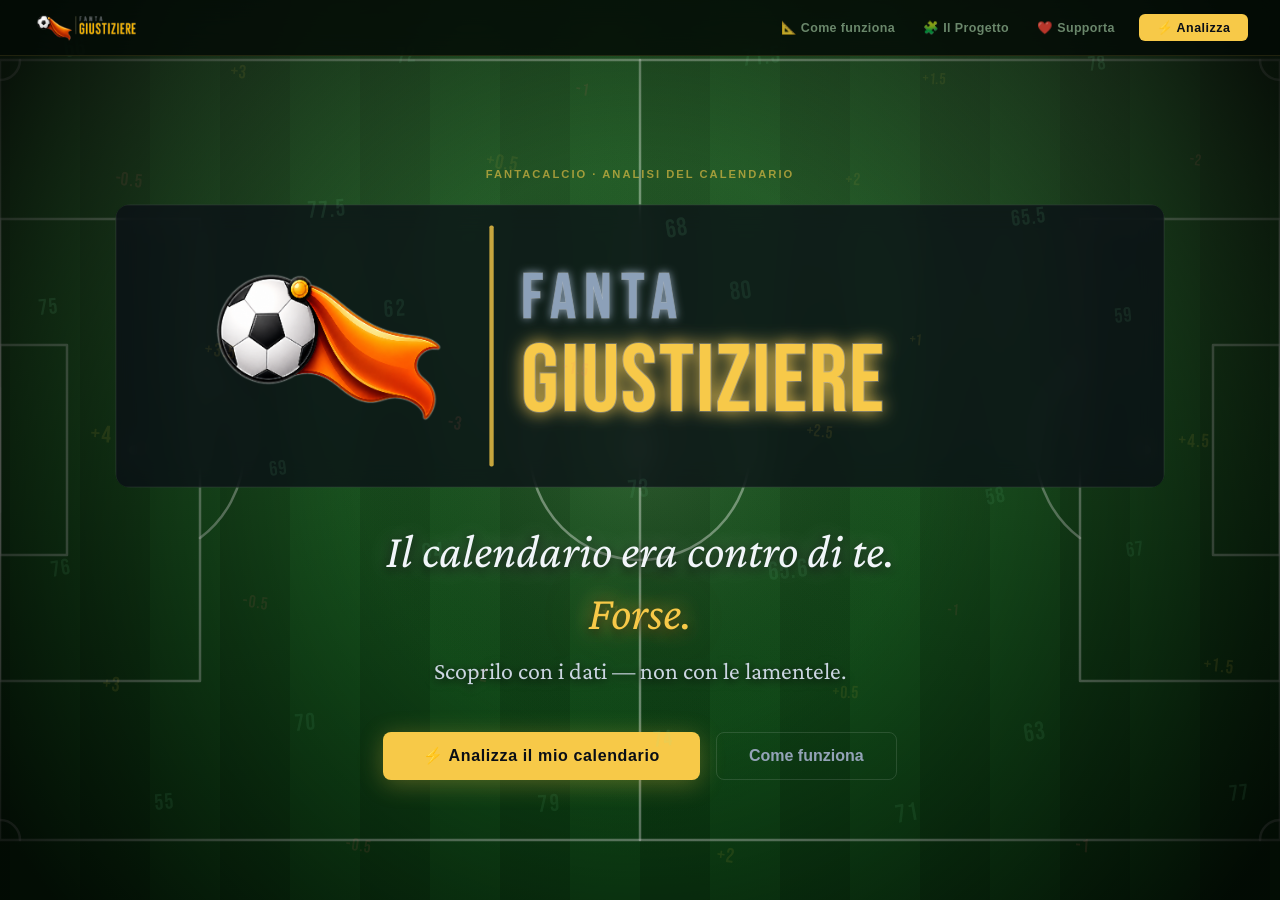
<file: src/main/resources/static/index.html>
<!DOCTYPE html>
<html lang="it">
<head>
  <meta charset="UTF-8">
  <meta name="viewport" content="width=device-width, initial-scale=1.0">
  <link rel="icon" type="image/png" href="favicon.png">
  <title>FantaGiustiziere — Il calendario era contro di te. Forse.</title>
  <meta name="description" content="Scopri se il calendario del tuo Fantacalcio era davvero contro di te. Analisi statistica su tutte le possibili combinazioni di calendari.">
  <meta property="og:type"        content="website">
  <meta property="og:site_name"   content="FantaGiustiziere">
  <meta property="og:locale"      content="it_IT">
  <meta property="og:url"         content="https://PRODUCTION_URL/">
  <meta property="og:title"       content="FantaGiustiziere — Il calendario era contro di te. Forse.">
  <meta property="og:description" content="Scopri se il calendario del tuo Fantacalcio era davvero contro di te. Analisi statistica su tutte le possibili combinazioni di calendari.">
  <link rel="preconnect" href="https://fonts.googleapis.com">
  <link rel="stylesheet" href="https://fonts.googleapis.com/css2?family=Bebas+Neue&family=Crimson+Pro:ital,wght@0,300;0,400;1,300;1,400&display=swap">
  <link rel="stylesheet" href="shared.css">
  <style>
    body { overflow-x: hidden; }

    /* ── Fixed top bar ──────────────────────────────────────────────────── */
    .topbar {
      position: fixed;
      top: 0; left: 0; right: 0;
      height: 56px;
      display: flex;
      align-items: center;
      justify-content: space-between;
      padding: 0 2rem;
      background: rgba(3, 10, 5, 0.82);
      backdrop-filter: blur(20px);
      -webkit-backdrop-filter: blur(20px);
      border-bottom: 1px solid rgba(247,201,72,0.12);
      z-index: 500;
      transition: background 0.3s;
    }
    .topbar-brand {
      display: flex;
      align-items: center;
      gap: 0.6rem;
      text-decoration: none;
    }
    .topbar-name {
      font-family: 'Bebas Neue', sans-serif;
      font-size: 1.1rem;
      letter-spacing: 0.12em;
      color: #f7c948;
      text-shadow: 0 0 14px rgba(247,201,72,0.4);
    }
    .topbar-nav {
      display: flex;
      align-items: center;
      gap: 0.25rem;
    }
    .topbar-link {
      padding: 0.4rem 0.75rem;
      font-size: 0.78rem;
      font-weight: 600;
      color: rgba(140,175,140,0.75);
      text-decoration: none;
      border-radius: 6px;
      transition: color 0.15s, background 0.15s;
      letter-spacing: 0.03em;
    }
    .topbar-link:hover { color: #e2e8f0; background: rgba(255,255,255,0.06); }
    .topbar-cta {
      padding: 0.4rem 1.1rem;
      background: #f7c948;
      color: #0a0e16;
      font-size: 0.78rem;
      font-weight: 700;
      text-decoration: none;
      border-radius: 6px;
      letter-spacing: 0.04em;
      transition: background 0.15s;
      margin-left: 0.5rem;
      white-space: nowrap;
    }
    .topbar-cta:hover { background: #fad86a; }
    @media (max-width: 600px) {
      .topbar-nav { display: none; }
      .topbar-cta { display: none; }
    }

    /* ── Hero ───────────────────────────────────────────────────────────── */
    .hero {
      min-height: 100vh;
      display: flex;
      flex-direction: column;
      align-items: center;
      justify-content: center;
      text-align: center;
      padding: 7rem 1.5rem 4rem;
      position: relative;
    }

    .hero-eyebrow {
      font-size: 0.7rem;
      font-weight: 700;
      letter-spacing: 0.18em;
      text-transform: uppercase;
      color: rgba(247,201,72,0.6);
      margin-bottom: 1.5rem;
      animation: fadeUp 0.8s ease both;
    }

    .hero-logo {
      display: block;
      width: clamp(400px, 94vw, 1050px);
      height: auto;
      margin: 0 auto 2rem;
      animation: fadeUp 0.8s ease 0.1s both;
      backdrop-filter: blur(12px);
      -webkit-backdrop-filter: blur(12px);
      border-radius: 16px;
    }

    .hero-tagline {
      font-family: 'Crimson Pro', Georgia, serif;
      font-size: clamp(1.8rem, 4.5vw, 3rem);
      font-style: italic;
      font-weight: 400;
      color: #f1f5f9;
      line-height: 1.3;
      max-width: 700px;
      margin: 0 auto 0.75rem;
      animation: fadeUp 0.8s ease 0.2s both;
      text-shadow:
        0 0 25px rgba(255,255,255,0.30),
        0 0 60px rgba(255,255,255,0.12),
        0 3px 12px rgba(0,0,0,1);
    }
    .hero-tagline em {
      color: #f7c948;
      font-style: italic;
      text-shadow:
        0 0 20px rgba(247,201,72,0.75),
        0 0 55px rgba(247,201,72,0.35),
        0 3px 12px rgba(0,0,0,1);
    }

    .hero-sub {
      font-family: 'Crimson Pro', Georgia, serif;
      font-size: clamp(1.05rem, 2.8vw, 1.5rem);
      font-weight: 400;
      color: #cbd5e1;
      text-shadow:
        0 0 20px rgba(255,255,255,0.15),
        0 2px 10px rgba(0,0,0,1);
      margin-bottom: 3rem;
      animation: fadeUp 0.8s ease 0.3s both;
    }

    .hero-cta-group {
      display: flex;
      gap: 1rem;
      flex-wrap: wrap;
      justify-content: center;
      animation: fadeUp 0.8s ease 0.4s both;
    }

    .cta-primary {
      padding: 0.9rem 2.5rem;
      background: #f7c948;
      color: #0a0e16;
      font-size: 1rem;
      font-weight: 700;
      text-decoration: none;
      border-radius: 8px;
      letter-spacing: 0.04em;
      transition: background 0.15s, transform 0.15s, box-shadow 0.15s;
      box-shadow: 0 4px 24px rgba(247,201,72,0.3);
    }
    .cta-primary:hover {
      background: #fad86a;
      transform: translateY(-2px);
      box-shadow: 0 8px 32px rgba(247,201,72,0.45);
    }

    .cta-secondary {
      padding: 0.9rem 2rem;
      background: transparent;
      color: #94a3b8;
      font-size: 1rem;
      font-weight: 600;
      text-decoration: none;
      border-radius: 8px;
      border: 1px solid rgba(255,255,255,0.12);
      transition: color 0.15s, background 0.15s;
    }
    .cta-secondary:hover { color: #e2e8f0; background: rgba(255,255,255,0.06); }

    @keyframes fadeUp {
      from { opacity: 0; transform: translateY(20px); }
      to   { opacity: 1; transform: translateY(0); }
    }
  </style>
</head>
<body>

<!-- Football pitch SVG background -->
<svg class="field-bg" viewBox="0 0 1400 900" preserveAspectRatio="xMidYMid slice"
     xmlns="http://www.w3.org/2000/svg" aria-hidden="true">
  <defs>
    <pattern id="mow" x="0" y="0" width="140" height="900" patternUnits="userSpaceOnUse">
      <rect x="0" y="0" width="140" height="900" fill="#0e4716"/>
      <rect x="0" y="0" width="70"  height="900" fill="#0b3c12"/>
    </pattern>
    <radialGradient id="fl1" cx="210" cy="0" r="1050" gradientUnits="userSpaceOnUse">
      <stop offset="0%"   stop-color="rgba(210,255,190,0.22)"/>
      <stop offset="55%"  stop-color="rgba(160,220,140,0.06)"/>
      <stop offset="100%" stop-color="rgba(0,0,0,0)"/>
    </radialGradient>
    <radialGradient id="fl2" cx="1190" cy="0" r="1050" gradientUnits="userSpaceOnUse">
      <stop offset="0%"   stop-color="rgba(210,255,190,0.22)"/>
      <stop offset="55%"  stop-color="rgba(160,220,140,0.06)"/>
      <stop offset="100%" stop-color="rgba(0,0,0,0)"/>
    </radialGradient>
    <radialGradient id="cg" cx="700" cy="450" r="320" gradientUnits="userSpaceOnUse">
      <stop offset="0%"   stop-color="rgba(255,255,220,0.10)"/>
      <stop offset="100%" stop-color="rgba(0,0,0,0)"/>
    </radialGradient>
    <radialGradient id="vig" cx="700" cy="450" r="740" gradientUnits="userSpaceOnUse">
      <stop offset="38%"  stop-color="rgba(0,0,0,0)"/>
      <stop offset="100%" stop-color="rgba(0,0,0,0.82)"/>
    </radialGradient>
  </defs>
  <rect width="1400" height="900" fill="url(#mow)"/>
  <g fill="none" stroke="rgba(255,255,255,0.40)" stroke-width="2.5" stroke-linecap="round" stroke-linejoin="round">
    <rect x="60" y="60" width="1280" height="780"/>
    <line x1="700" y1="60" x2="700" y2="840"/>
    <circle cx="700" cy="450" r="110"/>
    <rect x="60"   y="219" width="200" height="462"/>
    <rect x="60"   y="345" width="67"  height="210"/>
    <rect x="1140" y="219" width="200" height="462"/>
    <rect x="1273" y="345" width="67"  height="210"/>
    <path d="M 260 362 A 110 110 0 0 1 260 538"/>
    <path d="M 1140 538 A 110 110 0 0 1 1140 362"/>
    <path d="M 80 60   A 20 20 0 0 1 60 80"/>
    <path d="M 1320 60 A 20 20 0 0 0 1340 80"/>
    <path d="M 60 820  A 20 20 0 0 1 80 840"/>
    <path d="M 1320 840 A 20 20 0 0 1 1340 820"/>
    <rect x="16"   y="388" width="44" height="124" stroke="rgba(255,255,255,0.22)"/>
    <rect x="1340" y="388" width="44" height="124" stroke="rgba(255,255,255,0.22)"/>
  </g>
  <g fill="rgba(255,255,255,0.40)">
    <circle cx="700"  cy="450" r="5"/>
    <circle cx="194"  cy="450" r="5"/>
    <circle cx="1206" cy="450" r="5"/>
  </g>
  <rect width="1400" height="900" fill="url(#fl1)"/>
  <rect width="1400" height="900" fill="url(#fl2)"/>
  <rect width="1400" height="900" fill="url(#cg)"/>
  <rect width="1400" height="900" fill="url(#vig)"/>
</svg>

<!-- Floating bonus numbers -->
<div class="bonus-layer" aria-hidden="true"></div>

<!-- Top bar -->
<header class="topbar">
  <a href="index.html" class="topbar-brand">
    <img src="logo.png" alt="FantaGiustiziere" style="height:36px;width:auto;"/>
  </a>
  <nav class="topbar-nav">
    <a href="info.html"    class="topbar-link">📐 Come funziona</a>
    <a href="about.html"   class="topbar-link">🧩 Il Progetto</a>
    <a href="support.html" class="topbar-link">❤️ Supporta</a>
    <a href="app.html"     class="topbar-cta">⚡ Analizza</a>
  </nav>
</header>

<!-- ── Hero ──────────────────────────────────────────────────────────────── -->
<section class="hero">
  <p class="hero-eyebrow">Fantacalcio · Analisi del Calendario</p>

  <svg class="hero-logo" viewBox="0 0 1220 330" xmlns="http://www.w3.org/2000/svg" aria-label="FantaGiustiziere">
    <rect x="1" y="1" width="1218" height="328" rx="14" fill="rgba(10,14,22,0.75)" stroke="rgba(255,255,255,0.07)" stroke-width="1.5"/>
    <defs>
      <filter id="hl-glow-y" x="-5%" y="-50%" width="110%" height="200%">
        <feGaussianBlur in="SourceGraphic" stdDeviation="10" result="blur"/>
        <feMerge><feMergeNode in="blur"/><feMergeNode in="SourceGraphic"/></feMerge>
      </filter>
      <filter id="hl-glow-g" x="-5%" y="-50%" width="110%" height="200%">
        <feGaussianBlur in="SourceGraphic" stdDeviation="5" result="blur"/>
        <feMerge><feMergeNode in="blur"/><feMergeNode in="SourceGraphic"/></feMerge>
      </filter>
    </defs>
    <image href="favicon.png" x="87" y="10" width="310" height="310"/>
    <rect x="435" y="25" width="5" height="280" fill="#f7c948" opacity="0.8" rx="2"/>
    <text x="472" y="133"
          text-anchor="start"
          font-family="'Bebas Neue', sans-serif"
          font-size="76"
          fill="#8ca0b8"
          letter-spacing="10"
          stroke="rgba(255,255,255,0.35)"
          stroke-width="1"
          paint-order="stroke fill"
          filter="url(#hl-glow-g)">FANTA</text>
    <text x="472" y="241"
          text-anchor="start"
          font-family="'Bebas Neue', sans-serif"
          font-size="112"
          fill="#f7c948"
          letter-spacing="2"
          stroke="rgba(255,255,255,0.25)"
          stroke-width="2"
          paint-order="stroke fill"
          filter="url(#hl-glow-y)">GIUSTIZIERE</text>
  </svg>

  <p class="hero-tagline">Il calendario era contro di te.<br><em>Forse.</em></p>
  <p class="hero-sub">Scoprilo con i dati — non con le lamentele.</p>
  <div class="hero-cta-group">
    <a href="app.html"  class="cta-primary">⚡ Analizza il mio calendario</a>
    <a href="info.html" class="cta-secondary">Come funziona</a>
  </div>
</section>

<script src="shared.js"></script>
</body>
</html>
</file>
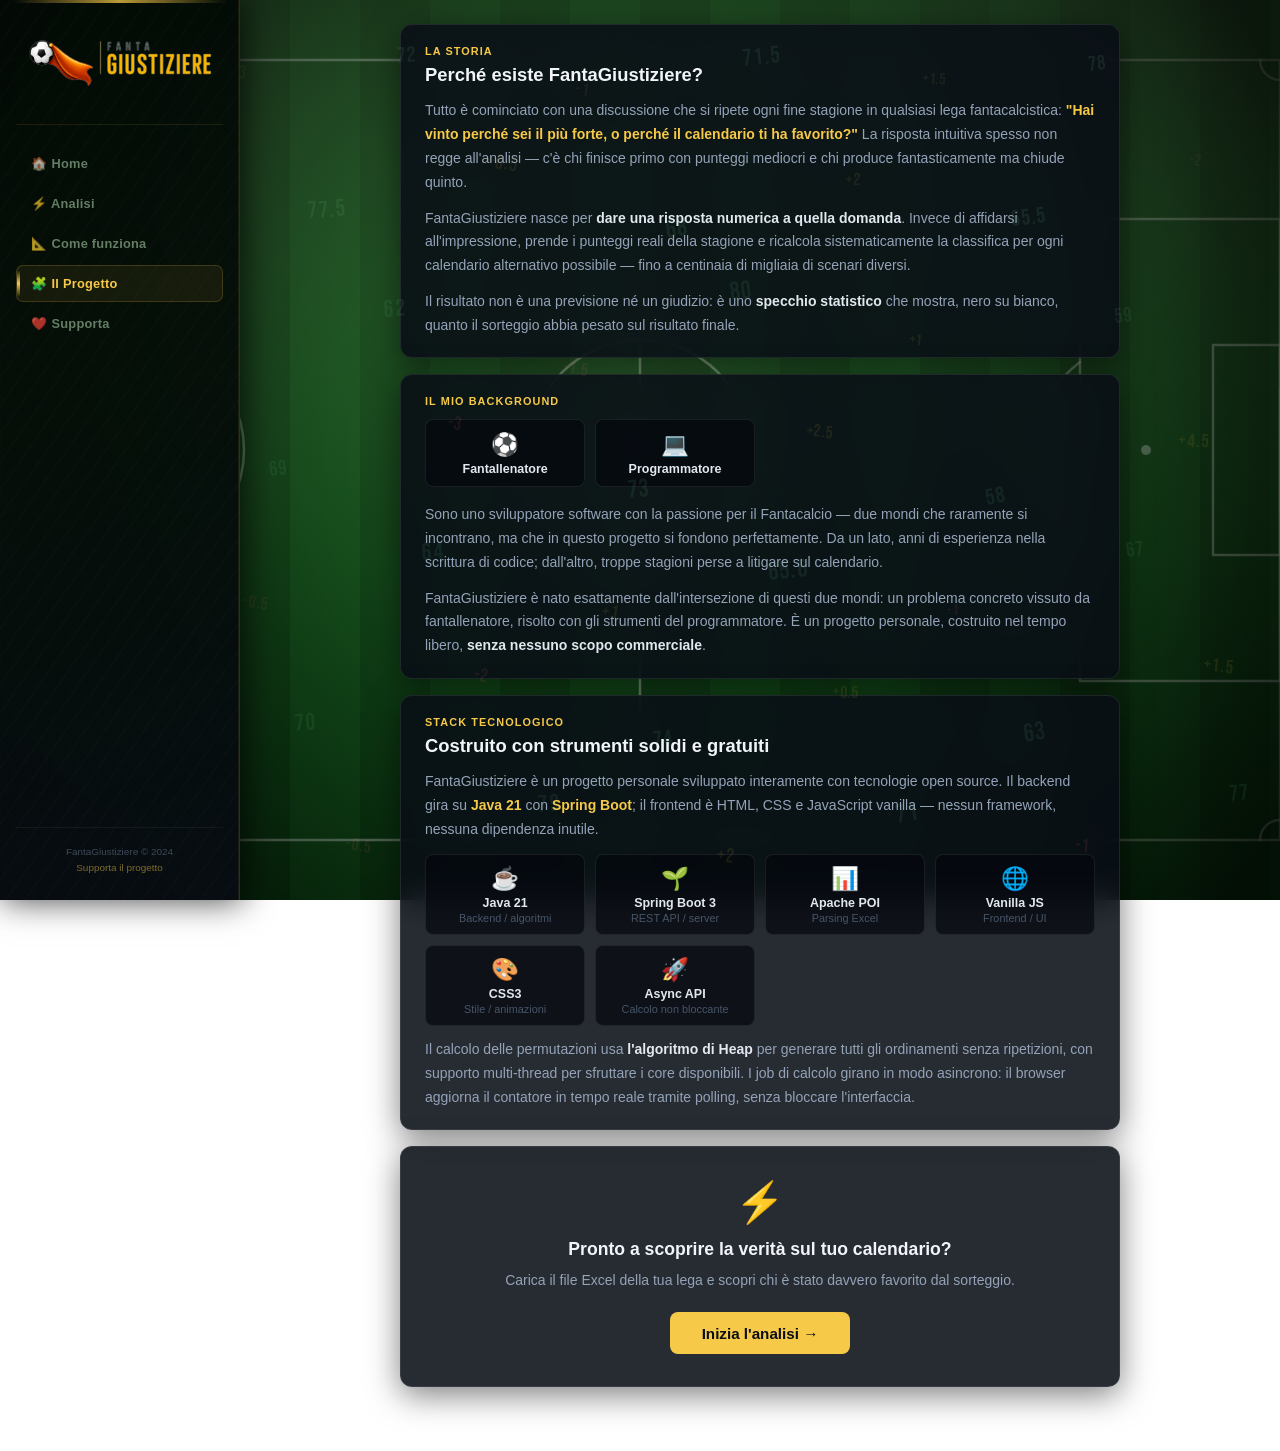
<file: src/main/resources/static/about.html>
﻿<!DOCTYPE html>
<html lang="it">
<head>
  <meta charset="UTF-8">
  <meta name="viewport" content="width=device-width, initial-scale=1.0">
  <link rel="icon" type="image/png" href="favicon.png">
  <title>FantaGiustiziere — Il Progetto</title>
  <meta name="description" content="FantaGiustiziere è un progetto open source per analizzare il calendario del Fantacalcio. Scopri la storia, la tecnologia e come contribuire.">
  <meta property="og:type"        content="website">
  <meta property="og:site_name"   content="FantaGiustiziere">
  <meta property="og:locale"      content="it_IT">
  <meta property="og:url"         content="https://PRODUCTION_URL/about.html">
  <meta property="og:title"       content="FantaGiustiziere — Il Progetto">
  <meta property="og:description" content="FantaGiustiziere è un progetto open source per analizzare il calendario del Fantacalcio. Scopri la storia, la tecnologia e come contribuire.">
  <link rel="preconnect" href="https://fonts.googleapis.com">
  <link rel="stylesheet" href="https://fonts.googleapis.com/css2?family=Bebas+Neue&display=swap">
  <link rel="stylesheet" href="shared.css">
  <style>
    /* ── Tech stack grid ──────────────────────────────────────────────── */
    .tech-grid {
      display: grid;
      grid-template-columns: repeat(auto-fill, minmax(150px, 1fr));
      gap: 0.6rem;
      margin: 0.75rem 0;
    }
    .tech-chip {
      background: rgba(5,8,15,0.7);
      border: 1px solid rgba(255,255,255,0.08);
      border-radius: 8px;
      padding: 0.65rem 0.9rem;
      text-align: center;
    }
    .tech-chip .tech-icon { font-size: 1.4rem; display: block; margin-bottom: 0.25rem; }
    .tech-chip .tech-name { font-size: 0.78rem; font-weight: 600; color: #e2e8f0; display: block; }
    .tech-chip .tech-role { font-size: 0.68rem; color: #475569; display: block; margin-top: 0.1rem; }

    /* ── Step list ───────────────────────────────────────────────────── */
    .step-list { display: flex; flex-direction: column; gap: 0.6rem; margin: 0.75rem 0; }
    .step-item { display: flex; gap: 0.85rem; align-items: flex-start; }
    .step-num {
      width: 26px; height: 26px;
      border-radius: 50%;
      background: rgba(247,201,72,0.12);
      border: 1px solid rgba(247,201,72,0.3);
      color: #f7c948;
      font-size: 0.75rem; font-weight: 700;
      display: flex; align-items: center; justify-content: center;
      flex-shrink: 0; margin-top: 1px;
    }
    .step-text { font-size: 0.855rem; color: #94a3b8; line-height: 1.6; }
    .step-text strong { color: #e2e8f0; }

    /* ── Fusion identity ─────────────────────────────────────────────── */
    .fusion-row {
      display: flex;
      align-items: center;
      justify-content: center;
      gap: 0;
      margin: 0 0 1.1rem;
    }
    .fusion-chip {
      display: flex;
      align-items: center;
      gap: 0.55rem;
      padding: 0.6rem 1.1rem;
      background: rgba(5,8,15,0.7);
      border: 1px solid rgba(255,255,255,0.1);
      font-size: 0.88rem; font-weight: 700; color: #e2e8f0;
    }
    .fusion-chip:first-child {
      border-radius: 8px 0 0 8px;
      border-right: none;
    }
    .fusion-chip:last-child {
      border-radius: 0 8px 8px 0;
      border-left: none;
    }
    .fusion-sep {
      width: 32px; height: 32px;
      display: flex; align-items: center; justify-content: center;
      background: rgba(247,201,72,0.12);
      border-top: 1px solid rgba(247,201,72,0.35);
      border-bottom: 1px solid rgba(247,201,72,0.35);
      color: #f7c948; font-size: 0.85rem; font-weight: 700;
      flex-shrink: 0;
      z-index: 1;
    }
    .fusion-chip .fi { font-size: 1.2rem; }

    /* ── CTA card ────────────────────────────────────────────────────── */
    .cta-card {
      text-align: center;
      padding: 2rem 1.5rem;
    }
    .cta-emoji { font-size: 2.5rem; display: block; margin-bottom: 0.75rem; }
    .cta-card h2 { font-size: 1.1rem; font-weight: 700; color: #f1f5f9; margin-bottom: 0.5rem; }
    .cta-card p { font-size: 0.875rem; color: #94a3b8; margin-bottom: 1.25rem; line-height: 1.6; }
  </style>
</head>
<body>

<!-- Football pitch SVG background -->
<svg class="field-bg" viewBox="0 0 1400 900" preserveAspectRatio="xMidYMid slice"
     xmlns="http://www.w3.org/2000/svg" aria-hidden="true">
  <defs>
    <pattern id="mow" x="0" y="0" width="140" height="900" patternUnits="userSpaceOnUse">
      <rect x="0" y="0" width="140" height="900" fill="#0e4716"/>
      <rect x="0" y="0" width="70"  height="900" fill="#0b3c12"/>
    </pattern>
    <radialGradient id="fl1" cx="210" cy="0" r="1050" gradientUnits="userSpaceOnUse">
      <stop offset="0%"   stop-color="rgba(210,255,190,0.22)"/>
      <stop offset="55%"  stop-color="rgba(160,220,140,0.06)"/>
      <stop offset="100%" stop-color="rgba(0,0,0,0)"/>
    </radialGradient>
    <radialGradient id="fl2" cx="1190" cy="0" r="1050" gradientUnits="userSpaceOnUse">
      <stop offset="0%"   stop-color="rgba(210,255,190,0.22)"/>
      <stop offset="55%"  stop-color="rgba(160,220,140,0.06)"/>
      <stop offset="100%" stop-color="rgba(0,0,0,0)"/>
    </radialGradient>
    <radialGradient id="cg" cx="700" cy="450" r="320" gradientUnits="userSpaceOnUse">
      <stop offset="0%"   stop-color="rgba(255,255,220,0.10)"/>
      <stop offset="100%" stop-color="rgba(0,0,0,0)"/>
    </radialGradient>
    <radialGradient id="vig" cx="700" cy="450" r="740" gradientUnits="userSpaceOnUse">
      <stop offset="38%"  stop-color="rgba(0,0,0,0)"/>
      <stop offset="100%" stop-color="rgba(0,0,0,0.76)"/>
    </radialGradient>
  </defs>
  <rect width="1400" height="900" fill="url(#mow)"/>
  <g fill="none" stroke="rgba(255,255,255,0.40)" stroke-width="2.5" stroke-linecap="round" stroke-linejoin="round">
    <rect x="60" y="60" width="1280" height="780"/>
    <line x1="700" y1="60" x2="700" y2="840"/>
    <circle cx="700" cy="450" r="110"/>
    <rect x="60"   y="219" width="200" height="462"/>
    <rect x="60"   y="345" width="67"  height="210"/>
    <rect x="1140" y="219" width="200" height="462"/>
    <rect x="1273" y="345" width="67"  height="210"/>
    <path d="M 260 362 A 110 110 0 0 1 260 538"/>
    <path d="M 1140 538 A 110 110 0 0 1 1140 362"/>
    <path d="M 80 60   A 20 20 0 0 1 60 80"/>
    <path d="M 1320 60 A 20 20 0 0 0 1340 80"/>
    <path d="M 60 820  A 20 20 0 0 1 80 840"/>
    <path d="M 1320 840 A 20 20 0 0 1 1340 820"/>
    <rect x="16"   y="388" width="44" height="124" stroke="rgba(255,255,255,0.22)"/>
    <rect x="1340" y="388" width="44" height="124" stroke="rgba(255,255,255,0.22)"/>
  </g>
  <g fill="rgba(255,255,255,0.40)">
    <circle cx="700"  cy="450" r="5"/>
    <circle cx="194"  cy="450" r="5"/>
    <circle cx="1206" cy="450" r="5"/>
  </g>
  <rect width="1400" height="900" fill="url(#fl1)"/>
  <rect width="1400" height="900" fill="url(#fl2)"/>
  <rect width="1400" height="900" fill="url(#cg)"/>
  <rect width="1400" height="900" fill="url(#vig)"/>
</svg>

<!-- Floating bonus numbers (filled by shared.js) -->
<div class="bonus-layer" aria-hidden="true"></div>

<!-- Mobile top bar -->
<div class="mobile-topbar">
  <a href="app.html" class="mobile-topbar-brand">
    <img src="favicon.png" alt="" style="width:28px;height:28px;vertical-align:middle;"/>
    <span class="mobile-topbar-title">FantaGiustiziere</span>
  </a>
  <button class="burger-btn" id="burgerBtn" aria-label="Menu" aria-expanded="false">☰</button>
</div>
<div class="mobile-menu" id="mobileMenu" hidden>
  <a href="index.html"  class="nav-link">🏠 Home</a>
  <a href="app.html"   class="nav-link">⚡ Analisi</a>
  <a href="info.html"    class="nav-link">📐 Come funziona</a>
  <a href="about.html"   class="nav-link active">🧩 Il Progetto</a>
  <a href="support.html" class="nav-link">❤️ Supporta</a>
</div>

<div class="layout">
  <aside class="sidebar">
    <div class="sidebar-brand">
      <a href="index.html"><img src="logo.png" alt="FantaGiustiziere" style="width:100%;max-width:220px;height:auto;display:block;margin:0 auto;padding:0.1rem 0.25rem 0.5rem;"/></a>
    </div>
    <nav class="sidebar-nav">
      <a href="index.html"  class="nav-link">🏠 Home</a>
  <a href="app.html"   class="nav-link">⚡ Analisi</a>
      <a href="info.html"    class="nav-link">📐 Come funziona</a>
      <a href="about.html"   class="nav-link active">🧩 Il Progetto</a>
      <a href="support.html" class="nav-link">❤️ Supporta</a>
    </nav>
    <div class="sidebar-footer">
      FantaGiustiziere &copy; 2024<br>
      <a href="support.html">Supporta il progetto</a>
    </div>
  </aside>

  <main class="content">
  <div class="content-inner">

  <!-- ── Intro ─────────────────────────────────────────────────────── -->
  <div class="card">
    <div class="section-label">La storia</div>
    <h2>Perché esiste FantaGiustiziere?</h2>
    <p>
      Tutto è cominciato con una discussione che si ripete ogni fine stagione in qualsiasi lega
      fantacalcistica: <em>"Hai vinto perché sei il più forte, o perché il calendario ti ha favorito?"</em>
      La risposta intuitiva spesso non regge all'analisi — c'è chi finisce primo con punteggi mediocri
      e chi produce fantasticamente ma chiude quinto.
    </p>
    <p>
      FantaGiustiziere nasce per <strong>dare una risposta numerica a quella domanda</strong>.
      Invece di affidarsi all'impressione, prende i punteggi reali della stagione e ricalcola
      sistematicamente la classifica per ogni calendario alternativo possibile — fino a centinaia
      di migliaia di scenari diversi.
    </p>
    <p>
      Il risultato non è una previsione né un giudizio: è uno <strong>specchio statistico</strong>
      che mostra, nero su bianco, quanto il sorteggio abbia pesato sul risultato finale.
    </p>
  </div>

  <!-- ── Personal ─────────────────────────────────────────────────── -->
  <div class="card">
    <div class="section-label">Il mio background</div>
    <div class="tech-grid" style="margin-bottom:1rem;">
      <div class="tech-chip">
        <span class="tech-icon">⚽</span>
        <span class="tech-name">Fantallenatore</span>
      </div>
      <div class="tech-chip">
        <span class="tech-icon">💻</span>
        <span class="tech-name">Programmatore</span>
      </div>
    </div>
    <p>
      Sono uno sviluppatore software con la passione per il Fantacalcio — due mondi che raramente
      si incontrano, ma che in questo progetto si fondono perfettamente. Da un lato, anni di
      esperienza nella scrittura di codice; dall'altro, troppe stagioni perse a litigare sul calendario.
    </p>
    <p>
      FantaGiustiziere è nato esattamente dall'intersezione di questi due mondi: un problema
      concreto vissuto da fantallenatore, risolto con gli strumenti del programmatore.
      È un progetto personale, costruito nel tempo libero, <strong>senza nessuno scopo commerciale</strong>.
    </p>
  </div>

  <!-- ── Tech stack ─────────────────────────────────────────────────── -->
  <div class="card">
    <div class="section-label">Stack tecnologico</div>
    <h2>Costruito con strumenti solidi e gratuiti</h2>
    <p>
      FantaGiustiziere è un progetto personale sviluppato interamente con tecnologie open source.
      Il backend gira su <em>Java 21</em> con <em>Spring Boot</em>; il frontend è HTML, CSS e
      JavaScript vanilla — nessun framework, nessuna dipendenza inutile.
    </p>

    <div class="tech-grid">
      <div class="tech-chip">
        <span class="tech-icon">☕</span>
        <span class="tech-name">Java 21</span>
        <span class="tech-role">Backend / algoritmi</span>
      </div>
      <div class="tech-chip">
        <span class="tech-icon">🌱</span>
        <span class="tech-name">Spring Boot 3</span>
        <span class="tech-role">REST API / server</span>
      </div>
      <div class="tech-chip">
        <span class="tech-icon">📊</span>
        <span class="tech-name">Apache POI</span>
        <span class="tech-role">Parsing Excel</span>
      </div>
      <div class="tech-chip">
        <span class="tech-icon">🌐</span>
        <span class="tech-name">Vanilla JS</span>
        <span class="tech-role">Frontend / UI</span>
      </div>
      <div class="tech-chip">
        <span class="tech-icon">🎨</span>
        <span class="tech-name">CSS3</span>
        <span class="tech-role">Stile / animazioni</span>
      </div>
      <div class="tech-chip">
        <span class="tech-icon">🚀</span>
        <span class="tech-name">Async API</span>
        <span class="tech-role">Calcolo non bloccante</span>
      </div>
    </div>

    <p>
      Il calcolo delle permutazioni usa <strong>l'algoritmo di Heap</strong> per generare tutti gli
      ordinamenti senza ripetizioni, con supporto multi-thread per sfruttare i core disponibili.
      I job di calcolo girano in modo asincrono: il browser aggiorna il contatore in tempo reale
      tramite polling, senza bloccare l'interfaccia.
    </p>
  </div>

  <!-- ── CTA ────────────────────────────────────────────────────────── -->
  <div class="card cta-card">
    <span class="cta-emoji">⚡</span>
    <h2>Pronto a scoprire la verità sul tuo calendario?</h2>
    <p>Carica il file Excel della tua lega e scopri chi è stato davvero favorito dal sorteggio.</p>
    <a href="app.html" class="btn btn-primary" style="display:inline-block;padding:0.8rem 2rem;text-decoration:none;">
      Inizia l'analisi →
    </a>
  </div>

  </div><!-- /.content-inner -->
  </main>
</div><!-- /.layout -->

<script src="shared.js"></script>
</body>
</html>
</file>
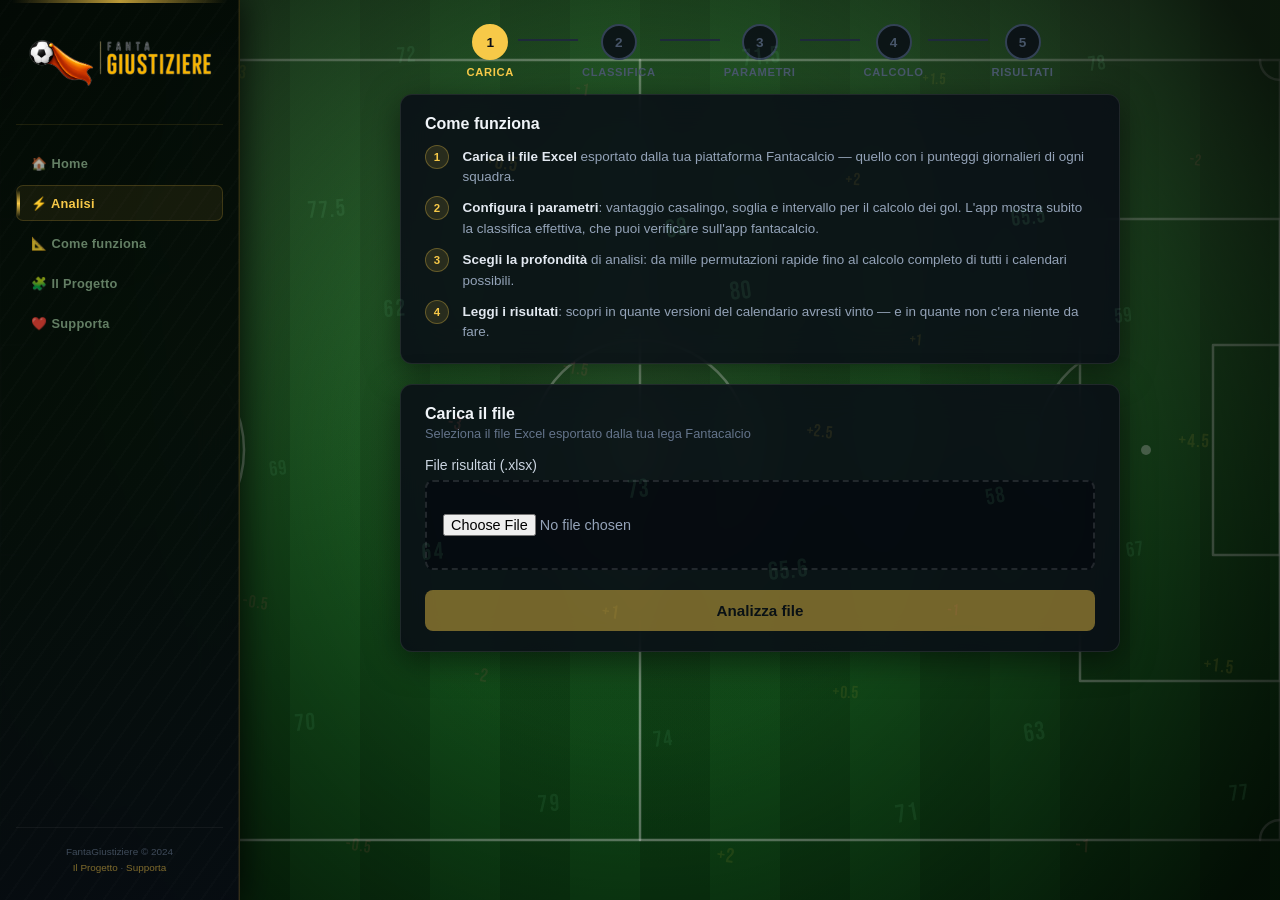
<file: src/main/resources/static/app.html>
﻿<!DOCTYPE html>
<html lang="it">
<head>
  <meta charset="UTF-8">
  <meta name="viewport" content="width=device-width, initial-scale=1.0">
  <link rel="icon" type="image/png" href="favicon.png">
  <title>FantaGiustiziere</title>
  <meta name="description" content="Scopri se il calendario del tuo Fantacalcio era davvero contro di te. Analisi statistica gratuita su tutte le possibili combinazioni di calendari.">
  <meta property="og:type"        content="website">
  <meta property="og:site_name"   content="FantaGiustiziere">
  <meta property="og:locale"      content="it_IT">
  <meta property="og:url"         content="https://PRODUCTION_URL/">
  <meta property="og:title"       content="FantaGiustiziere — Analisi del calendario">
  <meta property="og:description" content="Scopri se il calendario del tuo Fantacalcio era davvero contro di te. Analisi statistica gratuita su tutte le possibili combinazioni di calendari.">
  <link rel="preconnect" href="https://fonts.googleapis.com">
  <link rel="stylesheet" href="https://fonts.googleapis.com/css2?family=Bebas+Neue&display=swap">
  <link rel="stylesheet" href="shared.css">
  <style>
    /* ── Content layout override ─────────────────────────────────────── */
    .content-inner { max-width: 100%; }
    .content-inner > * { max-width: 720px; margin-left: auto; margin-right: auto; }
    #step5 { max-width: 100%; }

    /* ── Inline guide ────────────────────────────────────────────────── */
    .guide-steps { display: flex; flex-direction: column; gap: 0.5rem; margin-top: 0.75rem; }
    .guide-step  { display: flex; gap: 0.85rem; align-items: flex-start; }
    .guide-num {
      width: 24px; height: 24px; border-radius: 50%; flex-shrink: 0;
      background: rgba(247,201,72,0.12); border: 1px solid rgba(247,201,72,0.3);
      color: #f7c948; font-size: 0.72rem; font-weight: 700;
      display: flex; align-items: center; justify-content: center;
    }
    .guide-text { font-size: 0.84rem; color: #94a3b8; line-height: 1.55; padding-top: 2px; }
    .guide-text strong { color: #e2e8f0; }

    /* ── Step indicator ──────────────────────────────────────────────── */
    .steps-bar {
      display: flex;
      align-items: center;
      justify-content: center;
      margin-bottom: 1rem;
      gap: 0;
    }
    .step-node {
      display: flex;
      flex-direction: column;
      align-items: center;
      gap: 0.35rem;
      position: relative;
      z-index: 1;
    }
    .step-circle {
      width: 36px; height: 36px;
      border-radius: 50%;
      display: flex; align-items: center; justify-content: center;
      font-size: 0.85rem; font-weight: 700;
      background: rgba(10, 14, 22, 0.85);
      border: 2px solid #334155;
      color: #475569;
      transition: all 0.25s;
    }
    .step-label {
      font-size: 0.7rem;
      font-weight: 600;
      text-transform: uppercase;
      letter-spacing: 0.06em;
      color: #475569;
      transition: color 0.25s;
      white-space: nowrap;
    }
    .step-connector {
      flex: 1;
      height: 2px;
      background: #1e293b;
      margin: 0 4px;
      margin-bottom: 22px;
      min-width: 24px;
      max-width: 60px;
      transition: background 0.25s;
    }
    .step-node.active .step-circle { background: #f7c948; border-color: #f7c948; color: #0a0e16; }
    .step-node.active .step-label { color: #f7c948; }
    .step-node.done .step-circle { background: #166534; border-color: #16a34a; color: #86efac; }
    .step-node.done .step-label { color: #4ade80; }
    .step-connector.done { background: #166534; }

    /* Results card sits above the floating bonus layer (z-index 50) */
    #step5 .card { background: rgba(7, 9, 16, 0.97); z-index: 60; }

    /* ── Form fields ─────────────────────────────────────────────────── */
    .field { margin-bottom: 1.25rem; }
    .field label { display: block; font-size: 0.875rem; font-weight: 500; color: #cbd5e1; margin-bottom: 0.4rem; }
    .field small { color: #475569; font-size: 0.78rem; }

    input[type="file"] {
      width: 100%;
      padding: 2rem 1rem;
      background: rgba(5,8,15,0.75);
      border: 2px dashed rgba(255,255,255,0.12);
      border-radius: 8px;
      color: #94a3b8;
      font-size: 0.9rem;
      cursor: pointer;
      text-align: center;
      transition: border-color 0.15s;
    }
    input[type="file"]:hover { border-color: #f7c948; color: #e2e8f0; }

    input[type="number"] {
      width: 100%;
      padding: 0.65rem 1rem;
      background: rgba(5,8,15,0.75);
      border: 1px solid rgba(255,255,255,0.1);
      border-radius: 8px;
      color: #e2e8f0;
      font-size: 0.9rem;
    }
    input[type="number"]:focus { outline: none; border-color: #f7c948; }

    /* ── Coverage selector ───────────────────────────────────────────── */
    .coverage-info { margin-bottom: 0.6rem; font-size: 0.8rem; color: #64748b; line-height: 1.5; }
    .coverage-grid { display: flex; flex-direction: column; gap: 0.4rem; }
    .coverage-row {
      display: grid;
      grid-template-columns: auto 1fr auto auto;
      align-items: center;
      column-gap: 1rem;
      padding: 0.65rem 1rem;
      background: rgba(5,8,15,0.75);
      border: 1px solid rgba(255,255,255,0.1);
      border-radius: 8px;
      cursor: pointer;
      transition: border-color 0.15s, background 0.15s;
    }
    .coverage-row:has(input:checked) { border-color: #f7c948; background: rgba(30,25,5,0.85); }
    .coverage-row input[type="radio"] { accent-color: #f7c948; }
    .coverage-name  { font-size: 0.9rem; font-weight: 600; color: #e2e8f0; }
    .coverage-count { font-size: 0.82rem; color: #94a3b8; font-variant-numeric: tabular-nums; white-space: nowrap; }
    .coverage-hint  { font-size: 0.78rem; color: #64748b; white-space: nowrap; text-align: right; }
    .coverage-hint.slow { color: #f59e0b; }

    /* ── Info row / standings ─────────────────────────────────────────── */
    .info-row {
      display: flex;
      gap: 2rem;
      margin-bottom: 0.75rem;
      padding: 0.5rem 1rem;
      background: rgba(247,201,72,0.07);
      border: 1px solid rgba(247,201,72,0.18);
      border-radius: 8px;
    }
    .info-item { font-size: 0.8rem; color: #94a3b8; }
    .info-item strong { color: #f7c948; font-size: 1rem; display: block; }
    .standings-wrap { overflow-x: auto; margin-bottom: 0.5rem; }
    .standings-wrap table { min-width: 560px; }
    .standings-wrap tbody td.col-rank { color: #475569; font-size: 0.8rem; }
    .standings-wrap tbody td.col-pts { font-weight: 700; color: #f7c948; }
    .standings-wrap tbody td.col-dr-pos { color: #4ade80; }
    .standings-wrap tbody td.col-dr-neg { color: #f87171; }

    /* ── Loading overlay ─────────────────────────────────────────────── */
    .loading-overlay {
      position: absolute;
      inset: 0;
      background: rgba(10,14,22,0.82);
      border-radius: 12px;
      display: flex;
      flex-direction: column;
      align-items: center;
      justify-content: center;
      gap: 1rem;
      backdrop-filter: blur(4px);
      z-index: 10;
    }
    .spinner {
      width: 40px; height: 40px;
      border: 3px solid rgba(255,255,255,0.1);
      border-top-color: #f7c948;
      border-radius: 50%;
      animation: spin 0.8s linear infinite;
    }
    @keyframes spin { to { transform: rotate(360deg); } }
    .loading-text { color: #94a3b8; font-size: 0.9rem; text-align: center; }

    /* ── Results table ───────────────────────────────────────────────── */
    .meta-row { display: flex; gap: 2rem; margin-bottom: 1.5rem; font-size: 0.875rem; color: #94a3b8; }
    .meta-row strong { color: #f7c948; font-size: 1.1rem; }

    .table-wrap { overflow-x: auto; }
    table { width: 100%; border-collapse: collapse; font-size: 0.875rem; min-width: 480px; }
    thead th {
      padding: 0.35rem 0.5rem;
      text-align: center;
      font-size: 0.68rem; font-weight: 600;
      text-transform: uppercase; letter-spacing: 0.06em;
      color: #64748b;
      border-bottom: 1px solid rgba(255,255,255,0.07);
      white-space: nowrap;
    }
    thead th.col-name { text-align: left; }
    tbody tr { border-bottom: 1px solid rgba(255,255,255,0.04); transition: background 0.1s; }
    tbody tr:hover { background: rgba(255,255,255,0.04); }
    tbody td { padding: 0.35rem 0.5rem; text-align: center; font-size: 0.82rem; }
    tbody td.col-name { text-align: left; font-weight: 600; color: #e2e8f0; white-space: nowrap; }

    .pos-cell { border-radius: 4px; display: inline-block; width: 100%; padding: 0.2rem 0; }
    .rank-1 { background: rgba(247,201,72,0.18); color: #f7c948; font-weight: 700; }
    .rank-2 { background: rgba(192,192,192,0.12); color: #cbd5e1; font-weight: 600; }
    .rank-3 { background: rgba(180,120,60,0.15); color: #c8956c; font-weight: 600; }
    .rank-other { color: #475569; }
    .pct-bar { display: block; font-size: 0.68rem; margin-top: 1px; color: #475569; }
    th.col-total { color: #475569; border-left: 1px solid rgba(255,255,255,0.07); }
    td.col-total-val { color: #64748b; font-size: 0.8rem; font-variant-numeric: tabular-nums; border-left: 1px solid rgba(255,255,255,0.07); }

    /* ── Tabs ────────────────────────────────────────────────────────── */
    .tab-bar { display: flex; border-bottom: 1px solid rgba(255,255,255,0.07); margin-bottom: 0.75rem; }
    .tab-btn {
      padding: 0.35rem 0.85rem;
      background: transparent;
      border: none;
      border-bottom: 2px solid transparent;
      color: #475569;
      font-size: 0.8rem; font-weight: 600;
      cursor: pointer;
      transition: color 0.15s, border-color 0.15s;
      margin-bottom: -1px;
      white-space: nowrap;
    }
    .tab-btn:hover { color: #94a3b8; }
    .tab-btn.active { color: #f7c948; border-bottom-color: #f7c948; }
    .tab-badge {
      display: inline-block;
      background: #166534;
      color: #86efac;
      font-size: 0.62rem; font-weight: 700;
      border-radius: 10px;
      padding: 1px 6px;
      margin-left: 6px;
      vertical-align: middle;
    }

    /* ── HA Slider ───────────────────────────────────────────────────── */
    .ha-slider-wrap {
      margin-bottom: 0.75rem;
      padding: 0.6rem 1rem;
      background: rgba(247,201,72,0.05);
      border: 1px solid rgba(247,201,72,0.12);
      border-radius: 8px;
    }
    .ha-slider-header { display: flex; align-items: baseline; justify-content: space-between; margin-bottom: 0.4rem; }
    .ha-slider-label { font-size: 0.875rem; color: #94a3b8; }
    .ha-value-display { font-size: 1.2rem; font-weight: 700; color: #f7c948; line-height: 1; }
    .ha-value-display span { font-size: 0.85rem; font-weight: 400; color: #64748b; margin-left: 2px; }
    input[type="range"] {
      -webkit-appearance: none; appearance: none;
      width: 100%; height: 6px;
      border-radius: 3px;
      background: #1e293b;
      cursor: pointer; outline: none;
    }
    input[type="range"]::-webkit-slider-thumb {
      -webkit-appearance: none;
      width: 22px; height: 22px;
      border-radius: 50%;
      background: #f7c948;
      cursor: pointer;
      box-shadow: 0 0 8px rgba(247,201,72,0.45);
    }
    input[type="range"]::-moz-range-thumb {
      width: 22px; height: 22px;
      border-radius: 50%;
      background: #f7c948;
      cursor: pointer; border: none;
      box-shadow: 0 0 8px rgba(247,201,72,0.45);
    }
    .ha-minmax { display: flex; justify-content: space-between; font-size: 0.7rem; color: #334155; margin-top: 0.3rem; }
    .ha-configured-note { font-size: 0.75rem; color: #475569; margin-top: 0.6rem; }
    .ha-configured-note strong { color: #94a3b8; }

    /* ── Inline spinner (tab 3 while computing) ──────────────────────── */
    .inline-spinner-wrap {
      display: flex;
      flex-direction: column;
      align-items: center;
      justify-content: center;
      gap: 1rem;
      padding: 3rem 0;
    }
  </style>
</head>
<body>

<!-- Football pitch SVG background -->
<svg class="field-bg" viewBox="0 0 1400 900" preserveAspectRatio="xMidYMid slice"
     xmlns="http://www.w3.org/2000/svg" aria-hidden="true">
  <defs>
    <pattern id="mow" x="0" y="0" width="140" height="900" patternUnits="userSpaceOnUse">
      <rect x="0" y="0" width="140" height="900" fill="#0e4716"/>
      <rect x="0" y="0" width="70"  height="900" fill="#0b3c12"/>
    </pattern>
    <radialGradient id="fl1" cx="210" cy="0" r="1050" gradientUnits="userSpaceOnUse">
      <stop offset="0%"   stop-color="rgba(210,255,190,0.22)"/>
      <stop offset="55%"  stop-color="rgba(160,220,140,0.06)"/>
      <stop offset="100%" stop-color="rgba(0,0,0,0)"/>
    </radialGradient>
    <radialGradient id="fl2" cx="1190" cy="0" r="1050" gradientUnits="userSpaceOnUse">
      <stop offset="0%"   stop-color="rgba(210,255,190,0.22)"/>
      <stop offset="55%"  stop-color="rgba(160,220,140,0.06)"/>
      <stop offset="100%" stop-color="rgba(0,0,0,0)"/>
    </radialGradient>
    <radialGradient id="cg" cx="700" cy="450" r="320" gradientUnits="userSpaceOnUse">
      <stop offset="0%"   stop-color="rgba(255,255,220,0.10)"/>
      <stop offset="100%" stop-color="rgba(0,0,0,0)"/>
    </radialGradient>
    <radialGradient id="vig" cx="700" cy="450" r="740" gradientUnits="userSpaceOnUse">
      <stop offset="38%"  stop-color="rgba(0,0,0,0)"/>
      <stop offset="100%" stop-color="rgba(0,0,0,0.76)"/>
    </radialGradient>
  </defs>
  <rect width="1400" height="900" fill="url(#mow)"/>
  <g fill="none" stroke="rgba(255,255,255,0.40)" stroke-width="2.5" stroke-linecap="round" stroke-linejoin="round">
    <rect x="60" y="60" width="1280" height="780"/>
    <line x1="700" y1="60" x2="700" y2="840"/>
    <circle cx="700" cy="450" r="110"/>
    <rect x="60"   y="219" width="200" height="462"/>
    <rect x="60"   y="345" width="67"  height="210"/>
    <rect x="1140" y="219" width="200" height="462"/>
    <rect x="1273" y="345" width="67"  height="210"/>
    <path d="M 260 362 A 110 110 0 0 1 260 538"/>
    <path d="M 1140 538 A 110 110 0 0 1 1140 362"/>
    <path d="M 80 60   A 20 20 0 0 1 60 80"/>
    <path d="M 1320 60 A 20 20 0 0 0 1340 80"/>
    <path d="M 60 820  A 20 20 0 0 1 80 840"/>
    <path d="M 1320 840 A 20 20 0 0 1 1340 820"/>
    <rect x="16"   y="388" width="44" height="124" stroke="rgba(255,255,255,0.22)"/>
    <rect x="1340" y="388" width="44" height="124" stroke="rgba(255,255,255,0.22)"/>
  </g>
  <g fill="rgba(255,255,255,0.40)">
    <circle cx="700"  cy="450" r="5"/>
    <circle cx="194"  cy="450" r="5"/>
    <circle cx="1206" cy="450" r="5"/>
  </g>
  <rect width="1400" height="900" fill="url(#fl1)"/>
  <rect width="1400" height="900" fill="url(#fl2)"/>
  <rect width="1400" height="900" fill="url(#cg)"/>
  <rect width="1400" height="900" fill="url(#vig)"/>
</svg>

<!-- Floating bonus numbers (filled by shared.js) -->
<div class="bonus-layer" aria-hidden="true"></div>

<!-- Mobile top bar -->
<div class="mobile-topbar">
  <a href="app.html" class="mobile-topbar-brand">
    <img src="favicon.png" alt="" style="width:28px;height:28px;vertical-align:middle;"/>
    <span class="mobile-topbar-title">FantaGiustiziere</span>
  </a>
  <button class="burger-btn" id="burgerBtn" aria-label="Menu" aria-expanded="false">☰</button>
</div>
<div class="mobile-menu" id="mobileMenu" hidden>
  <a href="index.html"  class="nav-link">🏠 Home</a>
  <a href="app.html"   class="nav-link active">⚡ Analisi</a>
  <a href="info.html"    class="nav-link">📐 Come funziona</a>
  <a href="about.html"   class="nav-link">🧩 Il Progetto</a>
  <a href="support.html" class="nav-link">❤️ Supporta</a>
</div>

<div class="layout">
  <aside class="sidebar">
    <div class="sidebar-brand">
      <a href="index.html"><img src="logo.png" alt="FantaGiustiziere" style="width:100%;max-width:220px;height:auto;display:block;margin:0 auto;padding:0.1rem 0.25rem 0.5rem;"/></a>
    </div>
    <nav class="sidebar-nav">
      <a href="index.html"  class="nav-link">🏠 Home</a>
  <a href="app.html"   class="nav-link active">⚡ Analisi</a>
      <a href="info.html"    class="nav-link">📐 Come funziona</a>
      <a href="about.html"   class="nav-link">🧩 Il Progetto</a>
      <a href="support.html" class="nav-link">❤️ Supporta</a>
    </nav>
    <div class="sidebar-footer">
      FantaGiustiziere &copy; 2024<br>
      <a href="about.html">Il Progetto</a> · <a href="support.html">Supporta</a>
    </div>
  </aside>

  <main class="content">
  <div class="content-inner">

  <!-- Step indicator -->
  <div class="steps-bar">
    <div class="step-node active" id="sn1">
      <div class="step-circle">1</div>
      <div class="step-label">Carica</div>
    </div>
    <div class="step-connector" id="sc1"></div>
    <div class="step-node" id="sn2">
      <div class="step-circle">2</div>
      <div class="step-label">Classifica</div>
    </div>
    <div class="step-connector" id="sc2"></div>
    <div class="step-node" id="sn3">
      <div class="step-circle">3</div>
      <div class="step-label">Parametri</div>
    </div>
    <div class="step-connector" id="sc3"></div>
    <div class="step-node" id="sn4">
      <div class="step-circle">4</div>
      <div class="step-label">Calcolo</div>
    </div>
    <div class="step-connector" id="sc4"></div>
    <div class="step-node" id="sn5">
      <div class="step-circle">5</div>
      <div class="step-label">Risultati</div>
    </div>
  </div>

  <!-- ── Step 1: Upload ───────────────────────────────────────────── -->
  <div id="step1">

  <!-- ── Quick guide ─────────────────────────────────────────────────── -->
  <div class="card" style="margin-bottom:1.25rem;">
    <div class="card-title">Come funziona</div>
    <div class="guide-steps">
      <div class="guide-step">
        <div class="guide-num">1</div>
        <div class="guide-text"><strong>Carica il file Excel</strong> esportato dalla tua piattaforma Fantacalcio — quello con i punteggi giornalieri di ogni squadra.</div>
      </div>
      <div class="guide-step">
        <div class="guide-num">2</div>
        <div class="guide-text"><strong>Configura i parametri</strong>: vantaggio casalingo, soglia e intervallo per il calcolo dei gol. L'app mostra subito la classifica effettiva, che puoi verificare sull'app fantacalcio.</div>
      </div>
      <div class="guide-step">
        <div class="guide-num">3</div>
        <div class="guide-text"><strong>Scegli la profondità</strong> di analisi: da mille permutazioni rapide fino al calcolo completo di tutti i calendari possibili.</div>
      </div>
      <div class="guide-step">
        <div class="guide-num">4</div>
        <div class="guide-text"><strong>Leggi i risultati</strong>: scopri in quante versioni del calendario avresti vinto — e in quante non c'era niente da fare.</div>
      </div>
    </div>
  </div>

    <div class="card">
      <div class="card-title">Carica il file</div>
      <div class="card-subtitle">Seleziona il file Excel esportato dalla tua lega Fantacalcio</div>

      <div class="field">
        <label>File risultati (.xlsx)</label>
        <input type="file" id="fileInput" accept=".xlsx,.xls,application/vnd.openxmlformats-officedocument.spreadsheetml.sheet,application/vnd.ms-excel">
      </div>

      <div id="step1Error" class="error-box" hidden></div>

      <div class="btn-row">
        <button class="btn btn-primary" id="btnAnalyze" disabled>Analizza file</button>
      </div>

      <div class="loading-overlay" id="step1Loading" hidden>
        <div class="spinner"></div>
        <div class="loading-text">Analisi del file in corso…</div>
      </div>
    </div>
  </div>

  <!-- ── Step 2: Classifica ───────────────────────────────────────── -->
  <div id="step2" hidden>
    <div class="card">
      <div class="card-title">Classifica effettiva</div>
      <div class="card-subtitle">Classifica attuale della lega calcolata dal file caricato</div>

      <div class="info-row">
        <div class="info-item"><strong id="s2PlayerCount">—</strong>Giocatori</div>
        <div class="info-item"><strong id="s2MatchdayCount">—</strong>Giornate</div>
      </div>

      <div id="s2IncompleteWarning" class="warning-box" hidden></div>

      <div class="standings-wrap">
        <table id="standingsTable">
          <thead>
            <tr>
              <th>#</th>
              <th class="col-name">Giocatore</th>
              <th title="Partite giocate">PG</th>
              <th title="Vinte">V</th>
              <th title="Nulle">N</th>
              <th title="Perse">P</th>
              <th title="Gol fatti">G+</th>
              <th title="Gol subiti">G-</th>
              <th title="Differenza reti">DR</th>
              <th title="Punti classifica">Pti</th>
              <th title="Punteggio totale fantacalcio">Punteggio</th>
            </tr>
          </thead>
          <tbody id="standingsBody"></tbody>
        </table>
      </div>

      <div class="btn-row">
        <button class="btn btn-secondary" id="btnBackTo1">← Indietro</button>
        <button class="btn btn-primary" id="btnGoTo3">Continua →</button>
      </div>
    </div>
  </div>

  <!-- ── Step 3: Parametri lega ───────────────────────────────────── -->
  <div id="step3" hidden>
    <div class="card">
      <div class="card-title">Parametri lega</div>
      <div class="card-subtitle">Configura il vantaggio campo e le soglie per il calcolo dei gol</div>

      <div class="field">
        <label>Vantaggio campo casa <small>(punti aggiunti al punteggio della squadra di casa)</small></label>
        <input type="number" id="settingHome" value="2" min="0" max="10" step="0.5">
      </div>

      <div class="field">
        <label>Soglia gol <small>(punteggio minimo per segnare 1 gol — default 66)</small></label>
        <input type="number" id="settingGoalLimit" value="66" min="66" max="200" step="1">
      </div>

      <div class="field">
        <label>Intervallo gol <small>(punti per ogni gol aggiuntivo — default 6)</small></label>
        <input type="number" id="settingGoalOffset" value="6" min="1" max="50" step="1">
      </div>

      <div id="step3Error" class="error-box" hidden></div>

      <div class="btn-row">
        <button class="btn btn-secondary" id="btnBackTo2">← Indietro</button>
        <button class="btn btn-primary" id="btnGoTo4">Continua →</button>
      </div>

      <div class="loading-overlay" id="step3Loading" hidden>
        <div class="spinner"></div>
        <div class="loading-text">Validazione in corso…</div>
      </div>
    </div>
  </div>

  <!-- ── Step 4: Computation settings ────────────────────────────── -->
  <div id="step4" hidden>
    <div class="card">
      <div class="card-title">Impostazioni calcolo</div>
      <div class="card-subtitle">Scegli quante permutazioni del calendario vuoi analizzare</div>

      <div class="field">
        <label>Profondità di analisi</label>
        <p id="coverageInfo" class="coverage-info"></p>
        <div id="settingCoverage" class="coverage-grid"></div>
      </div>

      <div id="step4Error" class="error-box" hidden></div>

      <div class="btn-row">
        <button class="btn btn-secondary" id="btnBackTo3">← Indietro</button>
        <button class="btn btn-primary" id="btnRun">Avvia calcolo</button>
      </div>
    </div>
  </div>

  <!-- ── Step 5: Results (tabbed) ─────────────────────────────────── -->
  <div id="step5" hidden>
    <div class="card">

      <!-- Tab bar -->
      <div class="tab-bar">
        <button class="tab-btn active" id="tab4Btn">🏆 Classifica effettiva</button>
        <button class="tab-btn"        id="tab1Btn">📊 Classifica simulata</button>
        <button class="tab-btn"        id="tab2Btn">🔁 Calendario inverso</button>
        <button class="tab-btn"        id="tab3Btn">📈 Analisi permutazioni</button>
      </div>

      <!-- ── Tab 1: live standings simulator ──────────────────────── -->
      <div id="tab1Content" hidden>
        <div class="card-subtitle">Trascina il cursore per vedere come cambia la classifica al variare del vantaggio campo</div>

        <div class="ha-slider-wrap">
          <div class="ha-slider-header">
            <span class="ha-slider-label">Vantaggio campo casa</span>
            <span class="ha-value-display" id="haDisplay">2.0<span>pt</span></span>
          </div>
          <input type="range" id="haSlider" min="0" max="10" step="0.5" value="2">
          <div class="ha-minmax"><span>0 pt</span><span>5 pt</span><span>10 pt</span></div>
          <div class="ha-configured-note">
            Valore configurato per il calcolo: <strong id="haConfiguredNote">2.0 pt</strong>
          </div>
        </div>

        <div class="standings-wrap">
          <table>
            <thead>
              <tr>
                <th>#</th>
                <th class="col-name">Giocatore</th>
                <th title="Partite giocate">PG</th>
                <th title="Vinte">V</th>
                <th title="Nulle">N</th>
                <th title="Perse">P</th>
                <th title="Gol fatti">G+</th>
                <th title="Gol subiti">G-</th>
                <th title="Differenza reti">DR</th>
                <th title="Punti classifica">Pti</th>
                <th title="Punteggio totale fantacalcio">Punteggio</th>
              </tr>
            </thead>
            <tbody id="simStandingsBody"></tbody>
          </table>
        </div>
      </div>

      <!-- ── Tab 2: reverse calendar ──────────────────────────────── -->
      <div id="tab2Content" hidden>
        <div class="card-subtitle">Come sarebbe andata con il calendario specchiato: stesse partite, ma casa e trasferta invertite. Il vantaggio campo usato è quello configurato (non varia con il cursore).</div>

        <div class="standings-wrap">
          <table>
            <thead>
              <tr>
                <th>#</th>
                <th class="col-name">Giocatore</th>
                <th title="Partite giocate">PG</th>
                <th title="Vinte">V</th>
                <th title="Nulle">N</th>
                <th title="Perse">P</th>
                <th title="Gol fatti">G+</th>
                <th title="Gol subiti">G-</th>
                <th title="Differenza reti">DR</th>
                <th title="Punti classifica">Pti</th>
                <th title="Punteggio totale fantacalcio">Punteggio</th>
              </tr>
            </thead>
            <tbody id="revStandingsBody"></tbody>
          </table>
        </div>
      </div>

      <!-- ── Tab 3: permutation results ───────────────────────────── -->
      <div id="tab3Content" hidden>

        <!-- Spinner while job is running -->
        <div id="step5Spinner" class="inline-spinner-wrap">
          <div class="spinner"></div>
          <div class="loading-text">
            Calcolo permutazioni in corso…<br>
            <span id="progressText" style="font-size:0.78rem;color:#475569">In attesa di avvio…</span>
          </div>
        </div>

        <!-- Results (shown when /run completes) -->
        <div id="step5Results" hidden>
          <div class="meta-row">
            <div>Permutazioni calcolate: <strong id="permCount">—</strong></div>
            <div>Giocatori: <strong id="resultPlayerCount">—</strong></div>
          </div>
          <div class="table-wrap">
            <table id="statsTable"></table>
          </div>
        </div>

        <div id="step5Error" class="error-box" hidden></div>
      </div>

      <!-- ── Tab 4: actual standings from file ─────────────────────── -->
      <div id="tab4Content">
        <div class="card-subtitle">Classifica reale calcolata dal file caricato. Scorri i tab per vedere le simulazioni: classifica con vantaggio campo variabile, calendario invertito, e analisi statistica su tutte le permutazioni possibili.</div>
        <div class="standings-wrap">
          <table>
            <thead>
              <tr>
                <th>#</th>
                <th class="col-name">Giocatore</th>
                <th title="Partite giocate">PG</th>
                <th title="Vinte">V</th>
                <th title="Nulle">N</th>
                <th title="Perse">P</th>
                <th title="Gol fatti">G+</th>
                <th title="Gol subiti">G-</th>
                <th title="Differenza reti">DR</th>
                <th title="Punti classifica">Pti</th>
                <th title="Punteggio totale fantacalcio">Punteggio</th>
              </tr>
            </thead>
            <tbody id="actualStandingsBody"></tbody>
          </table>
        </div>
      </div>

      <!-- Restart always visible at the bottom -->
      <div class="btn-row">
        <button class="btn btn-secondary" id="btnRestart">↺ Ricomincia</button>
      </div>
    </div>
  </div>

  </div><!-- /.content-inner -->
  </main>
</div><!-- /.layout -->

<script>
  // ── State ────────────────────────────────────────────────────────────────
  const state = {
    token: null,
    playerCount: 0,
    matchdayCount: 0,
    homeAdvantage: 2,
    goalLimit: 66,
    goalOffset: 6,
    matches: [],
    standings: [],
  };

  // ── Step navigation ──────────────────────────────────────────────────────
  function goTo(step) {
    [1, 2, 3, 4, 5].forEach(i => {
      document.getElementById('step' + i).hidden = (i !== step);
      const node = document.getElementById('sn' + i);
      node.classList.toggle('active', i === step);
      node.classList.toggle('done', i < step);
    });
    [1, 2, 3, 4].forEach(i => {
      document.getElementById('sc' + i).classList.toggle('done', i < step);
    });
    window.scrollTo({ top: 0, behavior: 'smooth' });
  }

  // ── Tab switching (step 5) ───────────────────────────────────────────────
  function switchTab(n) {
    [1, 2, 3, 4].forEach(i => {
      document.getElementById('tab' + i + 'Content').hidden = (i !== n);
      document.getElementById('tab' + i + 'Btn').classList.toggle('active', i === n);
    });
    if (n === 4) renderStandings(state.standings, 'actualStandingsBody');
  }
  document.getElementById('tab1Btn').addEventListener('click', () => switchTab(1));
  document.getElementById('tab2Btn').addEventListener('click', () => switchTab(2));
  document.getElementById('tab3Btn').addEventListener('click', () => switchTab(3));
  document.getElementById('tab4Btn').addEventListener('click', () => switchTab(4));

  // ── Step 1: file selection & parse ──────────────────────────────────────
  const fileInput    = document.getElementById('fileInput');
  const btnAnalyze   = document.getElementById('btnAnalyze');
  const step1Loading = document.getElementById('step1Loading');
  const step1Error   = document.getElementById('step1Error');

  fileInput.addEventListener('change', () => {
    btnAnalyze.disabled = !fileInput.files.length;
    step1Error.hidden = true;
  });

  btnAnalyze.addEventListener('click', async () => {
    step1Error.hidden = true;
    step1Loading.hidden = false;
    btnAnalyze.disabled = true;

    try {
      const fd = new FormData();
      fd.append('file', fileInput.files[0]);
      const resp = await fetch('/parse', { method: 'POST', body: fd });
      if (!resp.ok) throw new Error(await resp.text() || `Errore HTTP ${resp.status}`);
      const body = await resp.json();

      state.token         = body.token;
      state.playerCount   = body.playerCount;
      state.matchdayCount = body.matchdayCount;
      state.matches       = body.matches || [];
      state.standings     = body.standings || [];

      document.getElementById('s2PlayerCount').textContent   = body.playerCount;
      document.getElementById('s2MatchdayCount').textContent = body.matchdayCount;

      const incompleteWarn = document.getElementById('s2IncompleteWarning');
      if (body.incompleteMatchdays > 0) {
        const played = body.matchdayCount - body.incompleteMatchdays;
        incompleteWarn.textContent = `⚠️ Calendario incompleto: ${played} giornate su ${body.matchdayCount} sono state giocate. Le ultime ${body.incompleteMatchdays} giornate hanno punteggi a zero e saranno conteggiate come pareggi (0-0).`;
        incompleteWarn.hidden = false;
      } else {
        incompleteWarn.hidden = true;
      }

      renderStandings(body.standings);

      goTo(2);
    } catch (err) {
      step1Error.textContent = 'Errore: ' + err.message;
      step1Error.hidden = false;
    } finally {
      step1Loading.hidden = true;
      btnAnalyze.disabled = false;
    }
  });

  // ── Step 2: classifica ──────────────────────────────────────────────────
  document.getElementById('btnBackTo1').addEventListener('click', () => {
    fileInput.value = '';
    btnAnalyze.disabled = true;
    step1Error.hidden = true;
    goTo(1);
  });

  document.getElementById('btnGoTo3').addEventListener('click', () => { goTo(3); });

  // ── Step 3: parametri ───────────────────────────────────────────────────
  const step3Loading = document.getElementById('step3Loading');
  const step3Error   = document.getElementById('step3Error');
  const btnGoTo4     = document.getElementById('btnGoTo4');
  const settingHome  = document.getElementById('settingHome');

  document.getElementById('btnBackTo2').addEventListener('click', () => {
    step3Error.hidden = true;
    goTo(2);
  });

  btnGoTo4.addEventListener('click', async () => {
    step3Error.hidden = true;
    step3Loading.hidden = false;
    btnGoTo4.disabled = true;

    try {
      const body = new URLSearchParams({
        token:         state.token,
        homeAdvantage: settingHome.value,
        goalLimit:     document.getElementById('settingGoalLimit').value,
        goalOffset:    document.getElementById('settingGoalOffset').value,
      });
      const resp = await fetch('/validate', { method: 'POST', body });
      if (!resp.ok) throw new Error(await resp.text() || `Errore HTTP ${resp.status}`);

      state.homeAdvantage = parseFloat(settingHome.value);
      state.goalLimit     = parseInt(document.getElementById('settingGoalLimit').value,  10);
      state.goalOffset    = parseInt(document.getElementById('settingGoalOffset').value, 10);
      goTo(4);
      populateCoverageSelect();
    } catch (err) {
      step3Error.textContent = 'Errore di validazione: ' + err.message;
      step3Error.hidden = false;
    } finally {
      step3Loading.hidden = true;
      btnGoTo4.disabled = false;
    }
  });

  // ── Coverage tier helpers ────────────────────────────────────────────────
  function factorial(n) {
    let r = 1;
    for (let i = 2; i <= n; i++) r *= i;
    return r;
  }

  function populateCoverageSelect() {
    const n     = state.playerCount;
    const total = factorial(n);
    const fmtN  = v => v.toLocaleString('it-IT');
    const grid  = document.getElementById('settingCoverage');
    const info  = document.getElementById('coverageInfo');

    info.textContent =
      `Per la tua lega da ${n} giocatori, il numero totale di permutazioni è ${fmtN(total)}.`;

    const fixed = [
      { name: 'Rapido',       limit: 1000,   hint: '< 1s',    slow: false },
      { name: 'Bilanciato',   limit: 10000,  hint: '~5–10s',  slow: false },
      { name: 'Approfondito', limit: 100000, hint: '~30–60s', slow: false },
    ];
    const completeHint = n >= 11 ? '⚠ potrebbe richiedere ore'
                        : n >= 9  ? '~qualche minuto'
                        :           '~pochi secondi';

    const tiers = fixed
      .filter(t => t.limit < total)
      .map(t => ({ name: t.name, limit: t.limit, hint: t.hint, slow: false }));

    tiers.push({ name: 'Completo', limit: -1, hint: completeHint, slow: n >= 11 });

    const defaultIdx = Math.min(1, tiers.length - 1);
    grid.innerHTML = tiers.map((t, i) => {
      const countLabel = t.limit === -1 ? fmtN(total) : fmtN(t.limit);
      const hintClass  = t.slow ? 'coverage-hint slow' : 'coverage-hint';
      return `<label class="coverage-row">
        <input type="radio" name="coverage" value="${t.limit}"${i === defaultIdx ? ' checked' : ''}>
        <span class="coverage-name">${t.name}</span>
        <span class="coverage-count">${countLabel} perm</span>
        <span class="${hintClass}">${t.hint}</span>
      </label>`;
    }).join('');
  }

  // ── Step 4: run ──────────────────────────────────────────────────────────
  const step4Error = document.getElementById('step4Error');
  const btnRun     = document.getElementById('btnRun');

  document.getElementById('btnBackTo3').addEventListener('click', () => {
    step4Error.hidden = true;
    goTo(3);
  });

  let pollInterval = null;
  function stopPolling() {
    if (pollInterval !== null) { clearInterval(pollInterval); pollInterval = null; }
  }
  function showRunError(msg) {
    document.getElementById('step5Spinner').hidden = true;
    document.getElementById('step5Error').textContent = 'Errore nel calcolo: ' + msg;
    document.getElementById('step5Error').hidden = false;
    document.getElementById('tab3Btn').innerHTML =
      '📈 Analisi permutazioni <span class="tab-badge" style="background:#7f1d1d;color:#fca5a5">errore</span>';
  }

  btnRun.addEventListener('click', async () => {
    step4Error.hidden = true;
    btnRun.disabled = true;
    stopPolling();

    const ha = state.homeAdvantage;
    const haSlider = document.getElementById('haSlider');
    haSlider.value = ha;
    updateSliderTrack(haSlider);
    document.getElementById('haDisplay').innerHTML = ha.toFixed(1) + '<span>pt</span>';
    document.getElementById('haConfiguredNote').textContent = ha.toFixed(1) + ' pt';
    renderSimulatedStandings(computeSimulatedStandings(state.matches, ha, state.goalLimit, state.goalOffset));
    renderReverseStandings(computeReverseStandings(state.matches, ha, state.goalLimit, state.goalOffset));

    document.getElementById('step5Spinner').hidden  = false;
    document.getElementById('step5Results').hidden  = true;
    document.getElementById('step5Error').hidden    = true;
    document.getElementById('tab3Btn').innerHTML    = '📈 Analisi permutazioni';
    document.getElementById('progressText').textContent = 'In attesa di avvio…';
    switchTab(4);
    goTo(5);

    let jobId;
    try {
      const body = new URLSearchParams({
        token:            state.token,
        homeAdvantage:    state.homeAdvantage,
        goalLimit:        state.goalLimit,
        goalOffset:       state.goalOffset,
        threads:          -1,
        permutationLimit: document.querySelector('input[name="coverage"]:checked').value,
      });
      const resp = await fetch('/run', { method: 'POST', body });
      if (!resp.ok) { showRunError(await resp.text() || `Errore HTTP ${resp.status}`); return; }
      jobId = (await resp.json()).jobId;
    } catch (err) {
      showRunError('Errore di rete: ' + err.message);
      return;
    }

    pollInterval = setInterval(async () => {
      try {
        const resp = await fetch('/status/' + jobId);
        if (!resp.ok) { stopPolling(); showRunError(`Errore stato: HTTP ${resp.status}`); return; }
        const data = await resp.json();

        const elapsed   = (data.elapsedMs / 1000).toFixed(0);
        const limit     = parseInt(document.querySelector('input[name="coverage"]:checked').value, 10);
        const total     = limit > 0 ? limit : factorial(state.playerCount);
        const pct       = total > 0 ? Math.min(100, (data.processed / total * 100)).toFixed(1) : '…';
        document.getElementById('progressText').textContent =
          `Elaborate: ${data.processed.toLocaleString('it-IT')} permutazioni (${pct}%) in ${elapsed}s`;

        if (data.status === 'DONE') {
          stopPolling();
          renderResults(data.result);
          document.getElementById('step5Spinner').hidden = true;
          document.getElementById('step5Results').hidden = false;
          document.getElementById('tab3Btn').innerHTML =
            '📈 Analisi permutazioni <span class="tab-badge">pronto</span>';
        } else if (data.status === 'ERROR') {
          stopPolling();
          showRunError(data.error || 'Errore sconosciuto nel calcolo');
        }
      } catch (_) {
        // network hiccup — keep polling silently
      }
    }, 2000);
  });

  // ── HA Slider ────────────────────────────────────────────────────────────
  const haSliderEl = document.getElementById('haSlider');

  haSliderEl.addEventListener('input', () => {
    const ha = parseFloat(haSliderEl.value);
    updateSliderTrack(haSliderEl);
    document.getElementById('haDisplay').innerHTML = ha.toFixed(1) + '<span>pt</span>';
    renderSimulatedStandings(computeSimulatedStandings(state.matches, ha, state.goalLimit, state.goalOffset));
  });

  function updateSliderTrack(slider) {
    const pct = ((slider.value - slider.min) / (slider.max - slider.min)) * 100;
    slider.style.background =
      `linear-gradient(to right, #f7c948 ${pct}%, #1e293b ${pct}%)`;
  }

  // ── Step 5: restart ──────────────────────────────────────────────────────
  document.getElementById('btnRestart').addEventListener('click', () => {
    stopPolling();
    fileInput.value = '';
    btnAnalyze.disabled = true;
    step1Error.hidden = true;
    btnRun.disabled = false;
    goTo(1);
  });

  // ── Client-side standings simulation ─────────────────────────────────────
  function getGoals(score, goalLimit, goalOffset) {
    if (score < goalLimit) return 0;
    return 1 + Math.floor((score - goalLimit) / goalOffset);
  }

  function computeSimulatedStandings(matches, ha, goalLimit, goalOffset) {
    const origHA = state.homeAdvantage;
    const p = {};
    function init(name) {
      if (!p[name]) p[name] = { player: name, points: 0, won: 0, drawn: 0, lost: 0,
                                 goalsFor: 0, goalsAgainst: 0, totalScore: 0 };
    }
    for (const m of matches) {
      init(m.homePlayer);
      init(m.awayPlayer);
      p[m.homePlayer].totalScore += m.homeScore;
      p[m.awayPlayer].totalScore += m.awayScore;

      const effectiveHome = m.neutral ? m.homeScore : (m.homeScore - origHA + ha);
      const hg = getGoals(effectiveHome, goalLimit, goalOffset);
      const ag = getGoals(m.awayScore,   goalLimit, goalOffset);

      p[m.homePlayer].goalsFor     += hg;  p[m.homePlayer].goalsAgainst += ag;
      p[m.awayPlayer].goalsFor     += ag;  p[m.awayPlayer].goalsAgainst += hg;

      if (hg > ag) {
        p[m.homePlayer].points += 3; p[m.homePlayer].won++;  p[m.awayPlayer].lost++;
      } else if (hg < ag) {
        p[m.awayPlayer].points += 3; p[m.awayPlayer].won++;  p[m.homePlayer].lost++;
      } else {
        p[m.homePlayer].points++;    p[m.homePlayer].drawn++;
        p[m.awayPlayer].points++;    p[m.awayPlayer].drawn++;
      }
    }
    return Object.values(p).sort((a, b) => {
      if (b.points !== a.points) return b.points - a.points;
      const adr = a.goalsFor - a.goalsAgainst, bdr = b.goalsFor - b.goalsAgainst;
      if (bdr !== adr) return bdr - adr;
      return b.totalScore - a.totalScore;
    });
  }

  function computeReverseStandings(matches, ha, goalLimit, goalOffset) {
    const origHA = state.homeAdvantage;
    const p = {};
    function init(name) {
      if (!p[name]) p[name] = { player: name, points: 0, won: 0, drawn: 0, lost: 0,
                                 goalsFor: 0, goalsAgainst: 0, totalScore: 0 };
    }
    for (const m of matches) {
      init(m.homePlayer);
      init(m.awayPlayer);
      p[m.homePlayer].totalScore += m.homeScore;
      p[m.awayPlayer].totalScore += m.awayScore;

      const effectiveNewHome = m.neutral ? m.awayScore : (m.awayScore + ha);
      const effectiveNewAway = m.neutral ? m.homeScore : (m.homeScore - origHA);

      const hg = getGoals(effectiveNewHome, goalLimit, goalOffset);
      const ag = getGoals(effectiveNewAway, goalLimit, goalOffset);

      p[m.awayPlayer].goalsFor     += hg;  p[m.awayPlayer].goalsAgainst += ag;
      p[m.homePlayer].goalsFor     += ag;  p[m.homePlayer].goalsAgainst += hg;

      if (hg > ag) {
        p[m.awayPlayer].points += 3; p[m.awayPlayer].won++;  p[m.homePlayer].lost++;
      } else if (hg < ag) {
        p[m.homePlayer].points += 3; p[m.homePlayer].won++;  p[m.awayPlayer].lost++;
      } else {
        p[m.awayPlayer].points++;    p[m.awayPlayer].drawn++;
        p[m.homePlayer].points++;    p[m.homePlayer].drawn++;
      }
    }
    return Object.values(p).sort((a, b) => {
      if (b.points !== a.points) return b.points - a.points;
      const adr = a.goalsFor - a.goalsAgainst, bdr = b.goalsFor - b.goalsAgainst;
      if (bdr !== adr) return bdr - adr;
      return b.totalScore - a.totalScore;
    });
  }

  function renderReverseStandings(rows) {
    document.getElementById('revStandingsBody').innerHTML = rows.map((s, i) => {
      const dr      = s.goalsFor - s.goalsAgainst;
      const drClass = dr > 0 ? 'col-dr-pos' : dr < 0 ? 'col-dr-neg' : '';
      const drText  = (dr > 0 ? '+' : '') + dr;
      const played  = s.won + s.drawn + s.lost;
      return `<tr>
        <td class="col-rank">${i + 1}</td>
        <td class="col-name">${esc(s.player)}</td>
        <td>${played}</td><td>${s.won}</td><td>${s.drawn}</td><td>${s.lost}</td>
        <td>${s.goalsFor}</td><td>${s.goalsAgainst}</td>
        <td class="${drClass}">${drText}</td>
        <td class="col-pts">${s.points}</td>
        <td>${s.totalScore.toLocaleString('it-IT', {maximumFractionDigits: 1})}</td>
      </tr>`;
    }).join('');
  }

  function renderSimulatedStandings(rows) {
    document.getElementById('simStandingsBody').innerHTML = rows.map((s, i) => {
      const dr      = s.goalsFor - s.goalsAgainst;
      const drClass = dr > 0 ? 'col-dr-pos' : dr < 0 ? 'col-dr-neg' : '';
      const drText  = (dr > 0 ? '+' : '') + dr;
      const played  = s.won + s.drawn + s.lost;
      return `<tr>
        <td class="col-rank">${i + 1}</td>
        <td class="col-name">${esc(s.player)}</td>
        <td>${played}</td><td>${s.won}</td><td>${s.drawn}</td><td>${s.lost}</td>
        <td>${s.goalsFor}</td><td>${s.goalsAgainst}</td>
        <td class="${drClass}">${drText}</td>
        <td class="col-pts">${s.points}</td>
        <td>${s.totalScore.toLocaleString('it-IT', {maximumFractionDigits: 1})}</td>
      </tr>`;
    }).join('');
  }

  function renderStandings(rows, tbodyId = 'standingsBody') {
    const tbody = document.getElementById(tbodyId);
    tbody.innerHTML = (rows || []).map((s, i) => {
      const drClass = s.goalDiff > 0 ? 'col-dr-pos' : s.goalDiff < 0 ? 'col-dr-neg' : '';
      const drText  = (s.goalDiff > 0 ? '+' : '') + s.goalDiff;
      return `<tr>
        <td class="col-rank">${i + 1}</td>
        <td class="col-name">${esc(s.player)}</td>
        <td>${s.played}</td><td>${s.won}</td><td>${s.drawn}</td><td>${s.lost}</td>
        <td>${s.goalsFor}</td><td>${s.goalsAgainst}</td>
        <td class="${drClass}">${drText}</td>
        <td class="col-pts">${s.points}</td>
        <td>${s.totalScore.toLocaleString('it-IT', {maximumFractionDigits: 1})}</td>
      </tr>`;
    }).join('');
  }

  function renderResults(data) {
    document.getElementById('permCount').textContent         = data.permutationCount.toLocaleString('it-IT');
    document.getElementById('resultPlayerCount').textContent = data.statistics.length;

    const n = data.statistics[0]?.positions.length ?? 0;
    let html = '<thead><tr><th class="col-name">Giocatore</th>';
    for (let i = 0; i < n; i++) html += `<th>${i + 1}°</th>`;
    html += '<th class="col-total" title="Permutazioni totali analizzate per questo giocatore">Totale</th>';
    html += '</tr></thead><tbody>';

    for (const s of data.statistics) {
      const total = s.positions.reduce((a, b) => a + b, 0);
      html += `<tr><td class="col-name">${esc(s.player)}</td>`;
      for (let i = 0; i < n; i++) {
        const pct   = s.percentages[i];
        const count = s.positions[i];
        const cls   = i === 0 ? 'rank-1' : i === 1 ? 'rank-2' : i === 2 ? 'rank-3' : 'rank-other';
        html += `<td title="${count.toLocaleString('it-IT')} permutazioni">` +
                `<span class="pos-cell ${cls}">${pct}%` +
                `<span class="pct-bar">${count.toLocaleString('it-IT')}</span></span></td>`;
      }
      html += `<td class="col-total-val">${total.toLocaleString('it-IT')}</td>`;
      html += '</tr>';
    }
    html += '</tbody>';
    document.getElementById('statsTable').innerHTML = html;
  }

  function esc(s) {
    return s.replace(/&/g,'&amp;').replace(/</g,'&lt;').replace(/>/g,'&gt;');
  }
</script>
<script src="shared.js"></script>
</body>
</html>
</file>
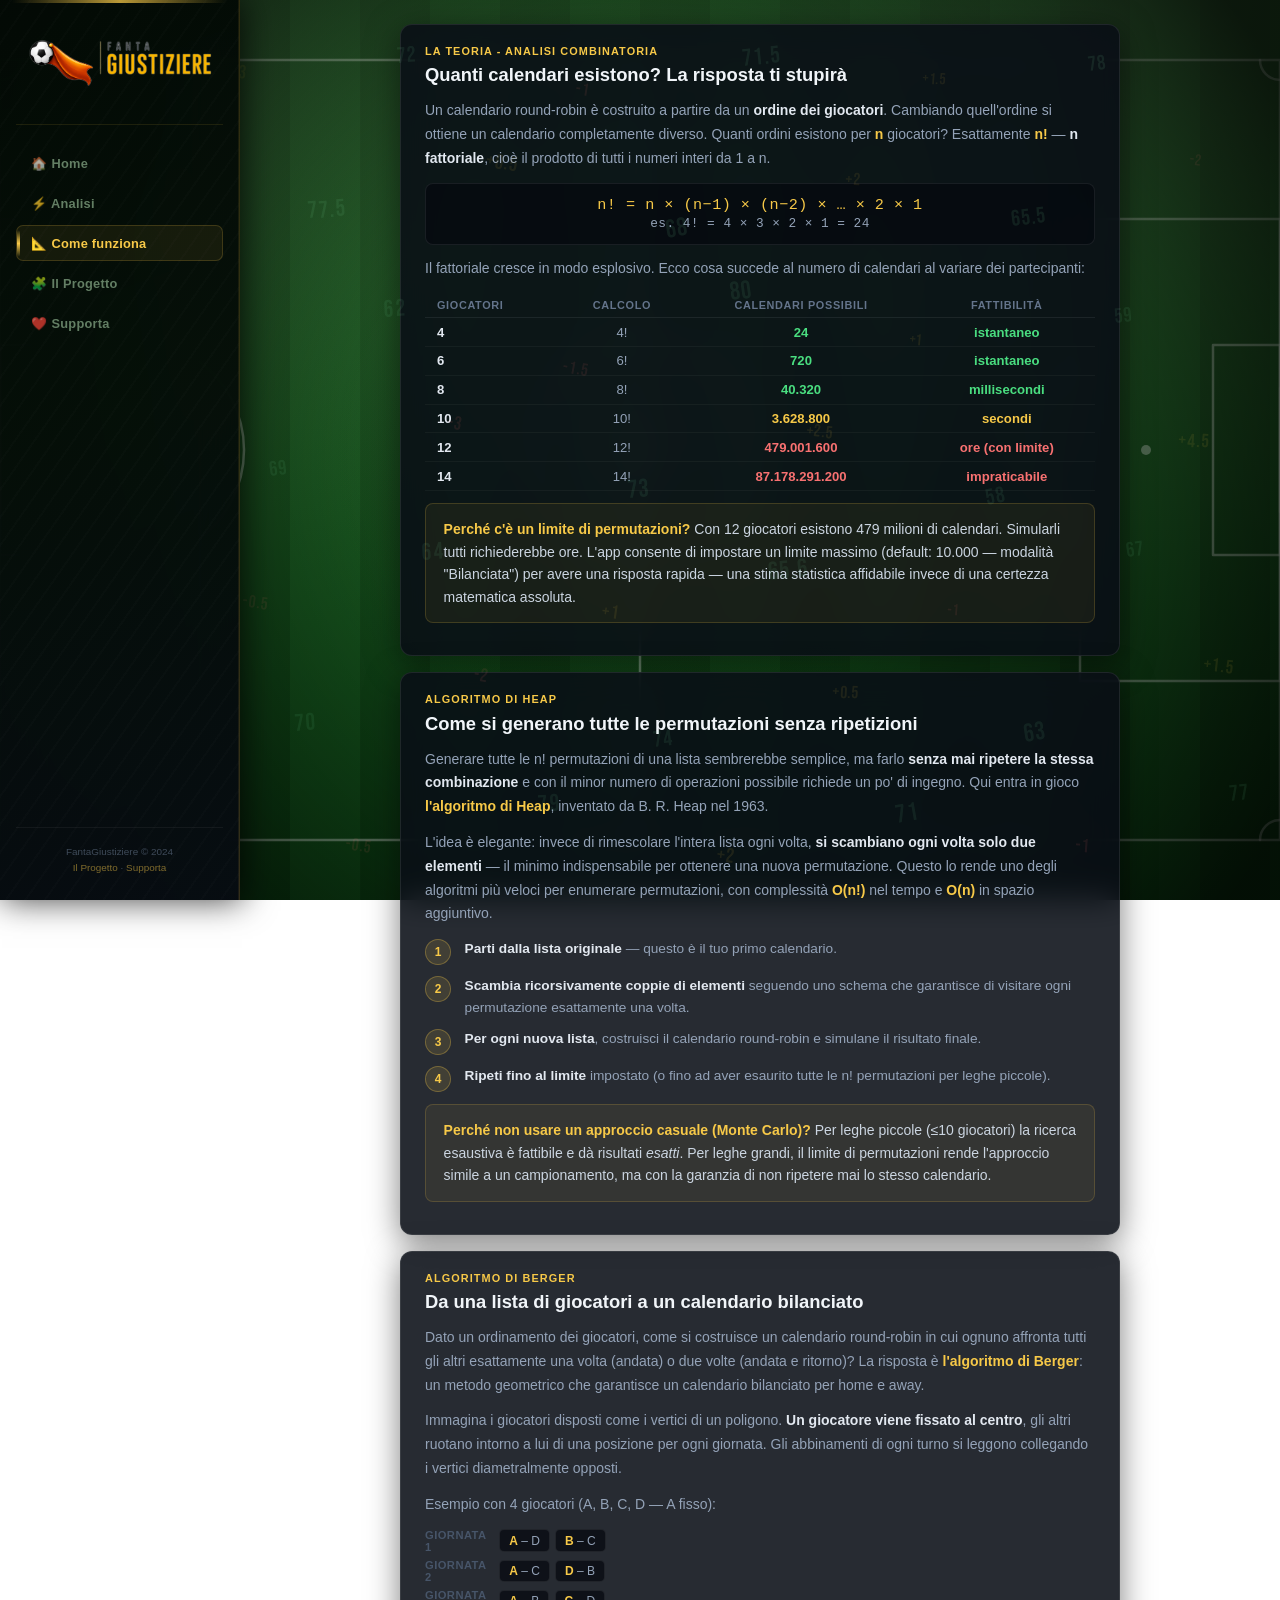
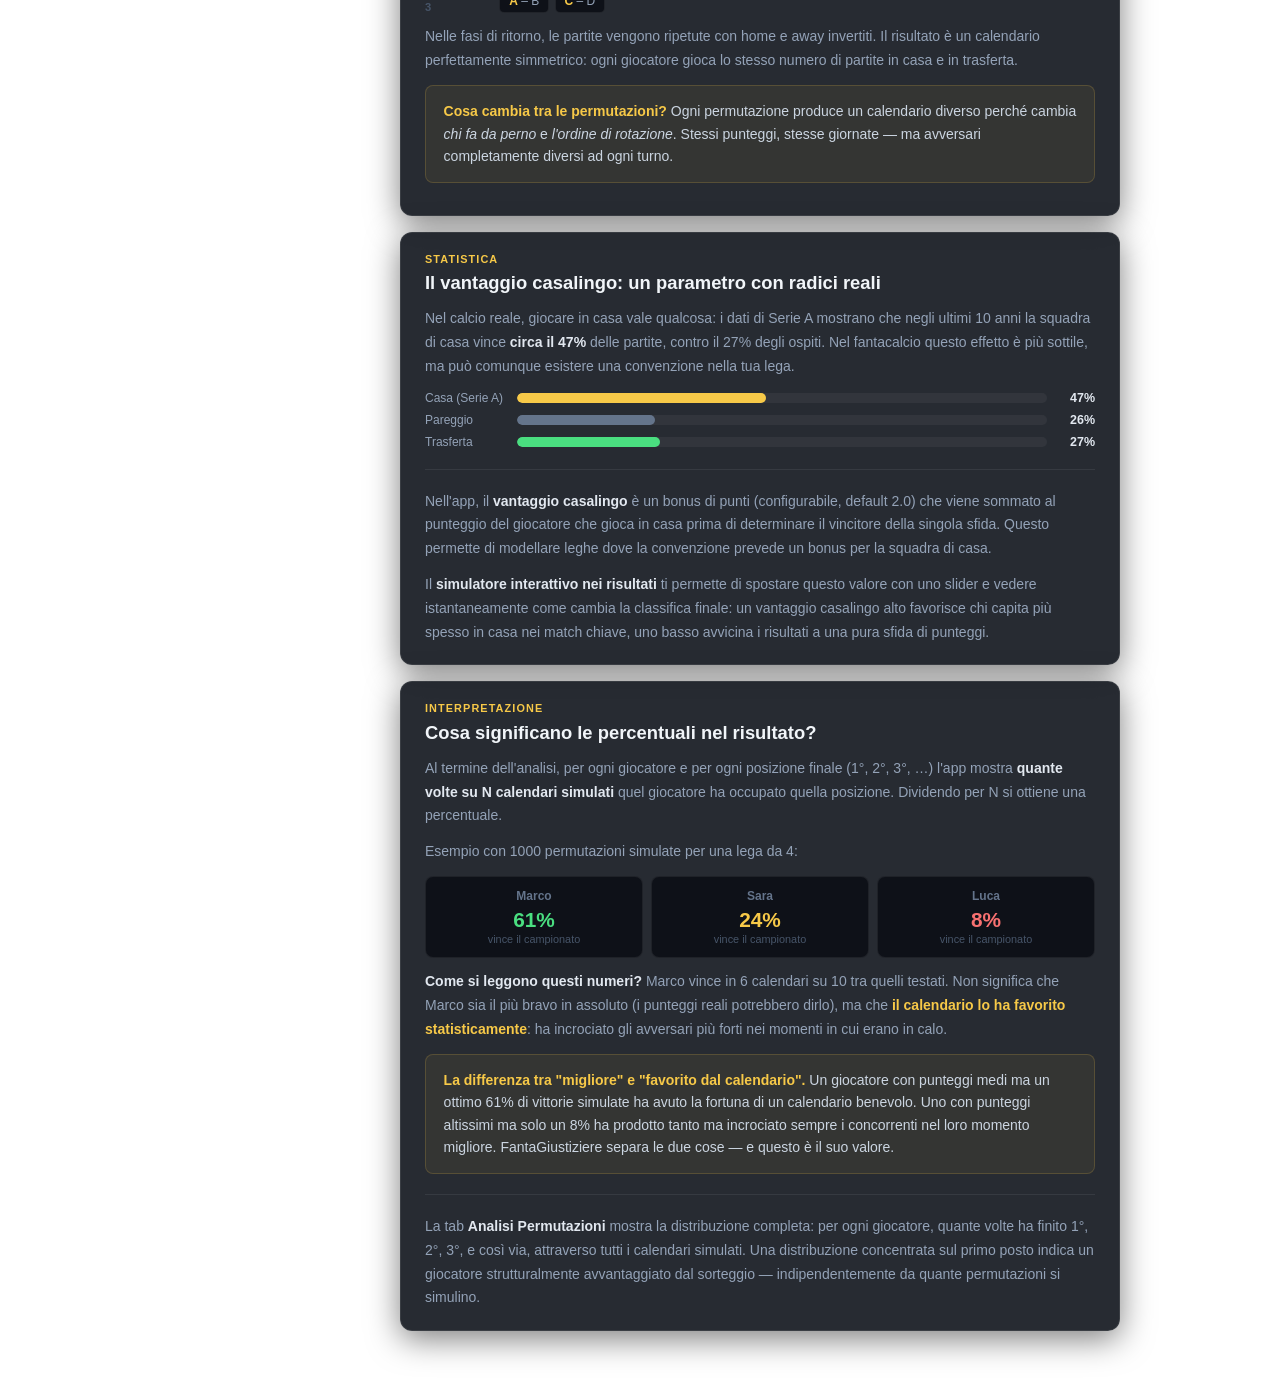
<file: src/main/resources/static/info.html>
﻿<!DOCTYPE html>
<html lang="it">
<head>
  <meta charset="UTF-8">
  <meta name="viewport" content="width=device-width, initial-scale=1.0">
  <link rel="icon" type="image/png" href="favicon.png">
  <title>FantaGiustiziere — Come funziona</title>
  <meta name="description" content="La matematica dietro FantaGiustiziere: permutazioni di calendario, algoritmo di Berger e calcolo della probabilità di vittoria nel Fantacalcio.">
  <meta property="og:type"        content="website">
  <meta property="og:site_name"   content="FantaGiustiziere">
  <meta property="og:locale"      content="it_IT">
  <meta property="og:url"         content="https://PRODUCTION_URL/info.html">
  <meta property="og:title"       content="FantaGiustiziere — Come funziona">
  <meta property="og:description" content="La matematica dietro FantaGiustiziere: permutazioni di calendario, algoritmo di Berger e calcolo della probabilità di vittoria nel Fantacalcio.">
  <link rel="preconnect" href="https://fonts.googleapis.com">
  <link rel="stylesheet" href="https://fonts.googleapis.com/css2?family=Bebas+Neue&display=swap">
  <link rel="stylesheet" href="shared.css">
  <style>
    /* ── Factorial table ─────────────────────────────────────────────── */
    .fact-table {
      width: 100%;
      border-collapse: collapse;
      margin: 0.75rem 0;
      font-size: 0.82rem;
    }
    .fact-table thead th {
      padding: 0.4rem 0.75rem;
      text-align: center;
      font-size: 0.68rem; font-weight: 700;
      text-transform: uppercase; letter-spacing: 0.06em;
      color: #64748b;
      border-bottom: 1px solid rgba(255,255,255,0.07);
    }
    .fact-table thead th:first-child { text-align: left; }
    .fact-table tbody tr { border-bottom: 1px solid rgba(255,255,255,0.04); transition: background 0.1s; }
    .fact-table tbody tr:hover { background: rgba(255,255,255,0.03); }
    .fact-table tbody td { padding: 0.4rem 0.75rem; text-align: center; color: #94a3b8; }
    .fact-table tbody td:first-child { text-align: left; font-weight: 600; color: #e2e8f0; }
    .fact-table .hl   { color: #f7c948; font-weight: 700; }
    .fact-table .warn { color: #f87171; font-weight: 700; }
    .fact-table .ok   { color: #4ade80; font-weight: 700; }

    /* ── Berger visual ───────────────────────────────────────────────── */
    .berger-wrap { display: flex; flex-direction: column; gap: 0.4rem; margin: 0.75rem 0; font-size: 0.78rem; }
    .berger-row  { display: flex; align-items: center; gap: 0.4rem; }
    .berger-label {
      width: 68px;
      font-size: 0.7rem; font-weight: 600;
      text-transform: uppercase; letter-spacing: 0.04em;
      color: #475569; flex-shrink: 0;
    }
    .berger-matches { display: flex; gap: 0.35rem; flex-wrap: wrap; }
    .match-chip {
      padding: 0.2rem 0.55rem;
      border-radius: 5px;
      background: rgba(5,8,15,0.7);
      border: 1px solid rgba(255,255,255,0.08);
      color: #94a3b8;
      font-size: 0.75rem; white-space: nowrap;
    }
    .match-chip .home { color: #f7c948; font-weight: 700; }
    .match-chip .away { color: #94a3b8; }

    /* ── HA bar chart ────────────────────────────────────────────────── */
    .bar-chart { display: flex; flex-direction: column; gap: 0.5rem; margin: 0.75rem 0; }
    .bar-row   { display: flex; align-items: center; gap: 0.75rem; font-size: 0.8rem; }
    .bar-label { width: 80px; flex-shrink: 0; color: #94a3b8; font-size: 0.75rem; }
    .bar-track { flex: 1; height: 10px; background: rgba(255,255,255,0.05); border-radius: 5px; overflow: hidden; }
    .bar-fill  { height: 100%; border-radius: 5px; transition: width 0.3s; }
    .bar-home .bar-fill { background: #f7c948; }
    .bar-away .bar-fill { background: #4ade80; }
    .bar-draw .bar-fill { background: #64748b; }
    .bar-value { width: 36px; text-align: right; font-weight: 600; font-size: 0.78rem; color: #e2e8f0; }

    /* ── Formula box ─────────────────────────────────────────────────── */
    .formula {
      background: rgba(5,8,15,0.75);
      border: 1px solid rgba(255,255,255,0.08);
      border-radius: 8px;
      padding: 0.75rem 1.1rem;
      margin: 0.75rem 0;
      font-family: 'Courier New', Courier, monospace;
      font-size: 0.95rem;
      color: #f7c948;
      text-align: center;
      letter-spacing: 0.03em;
    }
    .formula span { color: #94a3b8; font-size: 0.8rem; font-family: inherit; }

    /* ── Step list ───────────────────────────────────────────────────── */
    .step-list { display: flex; flex-direction: column; gap: 0.6rem; margin: 0.75rem 0; }
    .step-item { display: flex; gap: 0.85rem; align-items: flex-start; }
    .step-num {
      width: 26px; height: 26px;
      border-radius: 50%;
      background: rgba(247,201,72,0.12);
      border: 1px solid rgba(247,201,72,0.3);
      color: #f7c948;
      font-size: 0.75rem; font-weight: 700;
      display: flex; align-items: center; justify-content: center;
      flex-shrink: 0; margin-top: 1px;
    }
    .step-text { font-size: 0.855rem; color: #94a3b8; line-height: 1.6; }
    .step-text strong { color: #e2e8f0; }

    /* ── Probability grid ────────────────────────────────────────────── */
    .prob-grid {
      display: grid;
      grid-template-columns: repeat(3, 1fr);
      gap: 0.5rem;
      margin: 0.75rem 0;
    }
    .prob-cell {
      background: rgba(5,8,15,0.7);
      border: 1px solid rgba(255,255,255,0.07);
      border-radius: 8px;
      padding: 0.75rem;
      text-align: center;
    }
    .prob-cell .prob-name { font-size: 0.75rem; color: #64748b; margin-bottom: 0.3rem; font-weight: 600; }
    .prob-cell .prob-val  { font-size: 1.3rem; font-weight: 700; color: #f7c948; }
    .prob-cell .prob-sub  { font-size: 0.68rem; color: #475569; margin-top: 0.1rem; }
    .prob-cell.ok   .prob-val { color: #4ade80; }
    .prob-cell.warn .prob-val { color: #f87171; }

    /* ── Pill badge ──────────────────────────────────────────────────── */
    .badge {
      display: inline-block;
      padding: 0.15rem 0.55rem;
      border-radius: 20px;
      font-size: 0.7rem; font-weight: 700;
      vertical-align: middle;
      margin-left: 0.4rem;
    }
    .badge-gold  { background: rgba(247,201,72,0.15); color: #f7c948; border: 1px solid rgba(247,201,72,0.3); }
    .badge-green { background: rgba(74,222,128,0.12); color: #4ade80; border: 1px solid rgba(74,222,128,0.25); }
  </style>
</head>
<body>

<!-- Football pitch SVG background -->
<svg class="field-bg" viewBox="0 0 1400 900" preserveAspectRatio="xMidYMid slice"
     xmlns="http://www.w3.org/2000/svg" aria-hidden="true">
  <defs>
    <pattern id="mow" x="0" y="0" width="140" height="900" patternUnits="userSpaceOnUse">
      <rect x="0" y="0" width="140" height="900" fill="#0e4716"/>
      <rect x="0" y="0" width="70"  height="900" fill="#0b3c12"/>
    </pattern>
    <radialGradient id="fl1" cx="210" cy="0" r="1050" gradientUnits="userSpaceOnUse">
      <stop offset="0%"   stop-color="rgba(210,255,190,0.22)"/>
      <stop offset="55%"  stop-color="rgba(160,220,140,0.06)"/>
      <stop offset="100%" stop-color="rgba(0,0,0,0)"/>
    </radialGradient>
    <radialGradient id="fl2" cx="1190" cy="0" r="1050" gradientUnits="userSpaceOnUse">
      <stop offset="0%"   stop-color="rgba(210,255,190,0.22)"/>
      <stop offset="55%"  stop-color="rgba(160,220,140,0.06)"/>
      <stop offset="100%" stop-color="rgba(0,0,0,0)"/>
    </radialGradient>
    <radialGradient id="cg" cx="700" cy="450" r="320" gradientUnits="userSpaceOnUse">
      <stop offset="0%"   stop-color="rgba(255,255,220,0.10)"/>
      <stop offset="100%" stop-color="rgba(0,0,0,0)"/>
    </radialGradient>
    <radialGradient id="vig" cx="700" cy="450" r="740" gradientUnits="userSpaceOnUse">
      <stop offset="38%"  stop-color="rgba(0,0,0,0)"/>
      <stop offset="100%" stop-color="rgba(0,0,0,0.76)"/>
    </radialGradient>
  </defs>
  <rect width="1400" height="900" fill="url(#mow)"/>
  <g fill="none" stroke="rgba(255,255,255,0.40)" stroke-width="2.5" stroke-linecap="round" stroke-linejoin="round">
    <rect x="60" y="60" width="1280" height="780"/>
    <line x1="700" y1="60" x2="700" y2="840"/>
    <circle cx="700" cy="450" r="110"/>
    <rect x="60"   y="219" width="200" height="462"/>
    <rect x="60"   y="345" width="67"  height="210"/>
    <rect x="1140" y="219" width="200" height="462"/>
    <rect x="1273" y="345" width="67"  height="210"/>
    <path d="M 260 362 A 110 110 0 0 1 260 538"/>
    <path d="M 1140 538 A 110 110 0 0 1 1140 362"/>
    <path d="M 80 60   A 20 20 0 0 1 60 80"/>
    <path d="M 1320 60 A 20 20 0 0 0 1340 80"/>
    <path d="M 60 820  A 20 20 0 0 1 80 840"/>
    <path d="M 1320 840 A 20 20 0 0 1 1340 820"/>
    <rect x="16"   y="388" width="44" height="124" stroke="rgba(255,255,255,0.22)"/>
    <rect x="1340" y="388" width="44" height="124" stroke="rgba(255,255,255,0.22)"/>
  </g>
  <g fill="rgba(255,255,255,0.40)">
    <circle cx="700"  cy="450" r="5"/>
    <circle cx="194"  cy="450" r="5"/>
    <circle cx="1206" cy="450" r="5"/>
  </g>
  <rect width="1400" height="900" fill="url(#fl1)"/>
  <rect width="1400" height="900" fill="url(#fl2)"/>
  <rect width="1400" height="900" fill="url(#cg)"/>
  <rect width="1400" height="900" fill="url(#vig)"/>
</svg>

<!-- Floating bonus numbers (filled by shared.js) -->
<div class="bonus-layer" aria-hidden="true"></div>

<!-- Mobile top bar -->
<div class="mobile-topbar">
  <a href="app.html" class="mobile-topbar-brand">
    <img src="favicon.png" alt="" style="width:28px;height:28px;vertical-align:middle;"/>
    <span class="mobile-topbar-title">FantaGiustiziere</span>
  </a>
  <button class="burger-btn" id="burgerBtn" aria-label="Menu" aria-expanded="false">☰</button>
</div>
<div class="mobile-menu" id="mobileMenu" hidden>
  <a href="index.html"  class="nav-link">🏠 Home</a>
  <a href="app.html"   class="nav-link">⚡ Analisi</a>
  <a href="info.html"    class="nav-link active">📐 Come funziona</a>
  <a href="about.html"   class="nav-link">🧩 Il Progetto</a>
  <a href="support.html" class="nav-link">❤️ Supporta</a>
</div>

<div class="layout">
  <aside class="sidebar">
    <div class="sidebar-brand">
      <a href="index.html"><img src="logo.png" alt="FantaGiustiziere" style="width:100%;max-width:220px;height:auto;display:block;margin:0 auto;padding:0.1rem 0.25rem 0.5rem;"/></a>
    </div>
    <nav class="sidebar-nav">
      <a href="index.html"  class="nav-link">🏠 Home</a>
  <a href="app.html"   class="nav-link">⚡ Analisi</a>
      <a href="info.html"    class="nav-link active">📐 Come funziona</a>
      <a href="about.html"   class="nav-link">🧩 Il Progetto</a>
      <a href="support.html" class="nav-link">❤️ Supporta</a>
    </nav>
    <div class="sidebar-footer">
      FantaGiustiziere &copy; 2024<br>
      <a href="about.html">Il Progetto</a> · <a href="support.html">Supporta</a>
    </div>
  </aside>

  <main class="content">
  <div class="content-inner">

  <!-- ── Combinatorics ─────────────────────────────────────────────── -->
  <div class="card">
    <div class="section-label">La teoria - Analisi combinatoria</div>
    <h2>Quanti calendari esistono? La risposta ti stupirà</h2>
    <p>
      Un calendario round-robin è costruito a partire da un <strong>ordine dei giocatori</strong>.
      Cambiando quell'ordine si ottiene un calendario completamente diverso. Quanti ordini esistono
      per <em>n</em> giocatori? Esattamente <em>n!</em> — <strong>n fattoriale</strong>, cioè il
      prodotto di tutti i numeri interi da 1 a n.
    </p>

    <div class="formula">
      n! = n × (n−1) × (n−2) × … × 2 × 1
      <br><span>es. 4! = 4 × 3 × 2 × 1 = 24</span>
    </div>

    <p>Il fattoriale cresce in modo esplosivo. Ecco cosa succede al numero di calendari al variare
    dei partecipanti:</p>

    <table class="fact-table">
      <thead>
        <tr>
          <th>Giocatori</th>
          <th>Calcolo</th>
          <th>Calendari possibili</th>
          <th>Fattibilità</th>
        </tr>
      </thead>
      <tbody>
        <tr><td>4</td><td>4!</td><td class="ok">24</td><td class="ok">istantaneo</td></tr>
        <tr><td>6</td><td>6!</td><td class="ok">720</td><td class="ok">istantaneo</td></tr>
        <tr><td>8</td><td>8!</td><td class="ok">40.320</td><td class="ok">millisecondi</td></tr>
        <tr><td>10</td><td>10!</td><td class="hl">3.628.800</td><td class="hl">secondi</td></tr>
        <tr><td>12</td><td>12!</td><td class="warn">479.001.600</td><td class="warn">ore (con limite)</td></tr>
        <tr><td>14</td><td>14!</td><td class="warn">87.178.291.200</td><td class="warn">impraticabile</td></tr>
      </tbody>
    </table>

    <div class="highlight">
      <strong>Perché c'è un limite di permutazioni?</strong> Con 12 giocatori esistono
      479 milioni di calendari. Simularli tutti richiederebbe ore. L'app consente di impostare
      un limite massimo (default: 10.000 — modalità "Bilanciata") per avere una risposta rapida — una stima statistica
      affidabile invece di una certezza matematica assoluta.
    </div>
  </div>

  <!-- ── Heap's Algorithm ──────────────────────────────────────────── -->
  <div class="card">
    <div class="section-label">Algoritmo di Heap</div>
    <h2>Come si generano tutte le permutazioni senza ripetizioni</h2>
    <p>
      Generare tutte le n! permutazioni di una lista sembrerebbe semplice, ma farlo
      <strong>senza mai ripetere la stessa combinazione</strong> e con il minor numero di
      operazioni possibile richiede un po' di ingegno. Qui entra in gioco
      <em>l'algoritmo di Heap</em>, inventato da B. R. Heap nel 1963.
    </p>
    <p>
      L'idea è elegante: invece di rimescolare l'intera lista ogni volta,
      <strong>si scambiano ogni volta solo due elementi</strong> — il minimo indispensabile
      per ottenere una nuova permutazione. Questo lo rende uno degli algoritmi più veloci
      per enumerare permutazioni, con complessità <em>O(n!)</em> nel tempo e
      <em>O(n)</em> in spazio aggiuntivo.
    </p>

    <div class="step-list">
      <div class="step-item">
        <div class="step-num">1</div>
        <div class="step-text">
          <strong>Parti dalla lista originale</strong> — questo è il tuo primo calendario.
        </div>
      </div>
      <div class="step-item">
        <div class="step-num">2</div>
        <div class="step-text">
          <strong>Scambia ricorsivamente coppie di elementi</strong> seguendo uno schema che
          garantisce di visitare ogni permutazione esattamente una volta.
        </div>
      </div>
      <div class="step-item">
        <div class="step-num">3</div>
        <div class="step-text">
          <strong>Per ogni nuova lista</strong>, costruisci il calendario round-robin e
          simulane il risultato finale.
        </div>
      </div>
      <div class="step-item">
        <div class="step-num">4</div>
        <div class="step-text">
          <strong>Ripeti fino al limite</strong> impostato (o fino ad aver esaurito tutte
          le n! permutazioni per leghe piccole).
        </div>
      </div>
    </div>

    <div class="highlight">
      <strong>Perché non usare un approccio casuale (Monte Carlo)?</strong> Per leghe piccole
      (≤10 giocatori) la ricerca esaustiva è fattibile e dà risultati <em>esatti</em>.
      Per leghe grandi, il limite di permutazioni rende l'approccio simile a un campionamento,
      ma con la garanzia di non ripetere mai lo stesso calendario.
    </div>
  </div>

  <!-- ── Berger Algorithm ──────────────────────────────────────────── -->
  <div class="card">
    <div class="section-label">Algoritmo di Berger</div>
    <h2>Da una lista di giocatori a un calendario bilanciato</h2>
    <p>
      Dato un ordinamento dei giocatori, come si costruisce un calendario round-robin in cui
      ognuno affronta tutti gli altri esattamente una volta (andata) o due volte (andata e
      ritorno)? La risposta è <em>l'algoritmo di Berger</em>: un metodo geometrico che
      garantisce un calendario bilanciato per home e away.
    </p>
    <p>
      Immagina i giocatori disposti come i vertici di un poligono. <strong>Un giocatore
      viene fissato al centro</strong>, gli altri ruotano intorno a lui di una posizione
      per ogni giornata. Gli abbinamenti di ogni turno si leggono collegando i vertici
      diametralmente opposti.
    </p>

    <p>Esempio con 4 giocatori (A, B, C, D — A fisso):</p>

    <div class="berger-wrap">
      <div class="berger-row">
        <div class="berger-label">Giornata 1</div>
        <div class="berger-matches">
          <div class="match-chip"><span class="home">A</span> – <span class="away">D</span></div>
          <div class="match-chip"><span class="home">B</span> – <span class="away">C</span></div>
        </div>
      </div>
      <div class="berger-row">
        <div class="berger-label">Giornata 2</div>
        <div class="berger-matches">
          <div class="match-chip"><span class="home">A</span> – <span class="away">C</span></div>
          <div class="match-chip"><span class="home">D</span> – <span class="away">B</span></div>
        </div>
      </div>
      <div class="berger-row">
        <div class="berger-label">Giornata 3</div>
        <div class="berger-matches">
          <div class="match-chip"><span class="home">A</span> – <span class="away">B</span></div>
          <div class="match-chip"><span class="home">C</span> – <span class="away">D</span></div>
        </div>
      </div>
    </div>

    <p>
      Nelle fasi di ritorno, le partite vengono ripetute con home e away invertiti.
      Il risultato è un calendario perfettamente simmetrico: ogni giocatore gioca lo
      stesso numero di partite in casa e in trasferta.
    </p>

    <div class="highlight">
      <strong>Cosa cambia tra le permutazioni?</strong> Ogni permutazione produce un
      calendario diverso perché cambia <em>chi fa da perno</em> e <em>l'ordine di
      rotazione</em>. Stessi punteggi, stesse giornate — ma avversari completamente
      diversi ad ogni turno.
    </div>
  </div>

  <!-- ── Home Advantage ────────────────────────────────────────────── -->
  <div class="card">
    <div class="section-label">Statistica</div>
    <h2>Il vantaggio casalingo: un parametro con radici reali</h2>
    <p>
      Nel calcio reale, giocare in casa vale qualcosa: i dati di Serie A mostrano che
      negli ultimi 10 anni la squadra di casa vince <strong>circa il 47%</strong> delle
      partite, contro il 27% degli ospiti. Nel fantacalcio questo effetto è più sottile,
      ma può comunque esistere una convenzione nella tua lega.
    </p>

    <div class="bar-chart">
      <div class="bar-row bar-home">
        <div class="bar-label">Casa (Serie A)</div>
        <div class="bar-track"><div class="bar-fill" style="width:47%"></div></div>
        <div class="bar-value">47%</div>
      </div>
      <div class="bar-row bar-draw">
        <div class="bar-label">Pareggio</div>
        <div class="bar-track"><div class="bar-fill" style="width:26%"></div></div>
        <div class="bar-value">26%</div>
      </div>
      <div class="bar-row bar-away">
        <div class="bar-label">Trasferta</div>
        <div class="bar-track"><div class="bar-fill" style="width:27%"></div></div>
        <div class="bar-value">27%</div>
      </div>
    </div>

    <hr class="divider">

    <p>
      Nell'app, il <strong>vantaggio casalingo</strong> è un bonus di punti (configurabile,
      default 2.0) che viene sommato al punteggio del giocatore che gioca in casa prima di
      determinare il vincitore della singola sfida. Questo permette di modellare leghe dove
      la convenzione prevede un bonus per la squadra di casa.
    </p>

    <p>
      Il <strong>simulatore interattivo nei risultati</strong> ti permette di spostare questo
      valore con uno slider e vedere istantaneamente come cambia la classifica finale:
      un vantaggio casalingo alto favorisce chi capita più spesso in casa nei match chiave,
      uno basso avvicina i risultati a una pura sfida di punteggi.
    </p>
  </div>

  <!-- ── Interpreting results ──────────────────────────────────────── -->
  <div class="card">
    <div class="section-label">Interpretazione</div>
    <h2>Cosa significano le percentuali nel risultato?</h2>
    <p>
      Al termine dell'analisi, per ogni giocatore e per ogni posizione finale
      (1°, 2°, 3°, …) l'app mostra <strong>quante volte su N calendari simulati</strong>
      quel giocatore ha occupato quella posizione. Dividendo per N si ottiene una percentuale.
    </p>

    <p>Esempio con 1000 permutazioni simulate per una lega da 4:</p>

    <div class="prob-grid">
      <div class="prob-cell ok">
        <div class="prob-name">Marco</div>
        <div class="prob-val">61%</div>
        <div class="prob-sub">vince il campionato</div>
      </div>
      <div class="prob-cell">
        <div class="prob-name">Sara</div>
        <div class="prob-val">24%</div>
        <div class="prob-sub">vince il campionato</div>
      </div>
      <div class="prob-cell warn">
        <div class="prob-name">Luca</div>
        <div class="prob-val">8%</div>
        <div class="prob-sub">vince il campionato</div>
      </div>
    </div>

    <p>
      <strong>Come si leggono questi numeri?</strong> Marco vince in 6 calendari su 10 tra
      quelli testati. Non significa che Marco sia il più bravo in assoluto (i punteggi
      reali potrebbero dirlo), ma che <em>il calendario lo ha favorito statisticamente</em>:
      ha incrociato gli avversari più forti nei momenti in cui erano in calo.
    </p>

    <div class="highlight">
      <strong>La differenza tra "migliore" e "favorito dal calendario".</strong> Un giocatore
      con punteggi medi ma un ottimo 61% di vittorie simulate ha avuto la fortuna di un
      calendario benevolo. Uno con punteggi altissimi ma solo un 8% ha prodotto tanto
      ma incrociato sempre i concorrenti nel loro momento migliore. FantaGiustiziere
      separa le due cose — e questo è il suo valore.
    </div>

    <hr class="divider">

    <p>
      La tab <strong>Analisi Permutazioni</strong> mostra la distribuzione completa:
      per ogni giocatore, quante volte ha finito 1°, 2°, 3°, e così via, attraverso
      tutti i calendari simulati. Una distribuzione concentrata sul primo posto indica
      un giocatore strutturalmente avvantaggiato dal sorteggio — indipendentemente
      da quante permutazioni si simulino.
    </p>
  </div>

  </div><!-- /.content-inner -->
  </main>
</div><!-- /.layout -->

<script src="shared.js"></script>
</body>
</html>
</file>
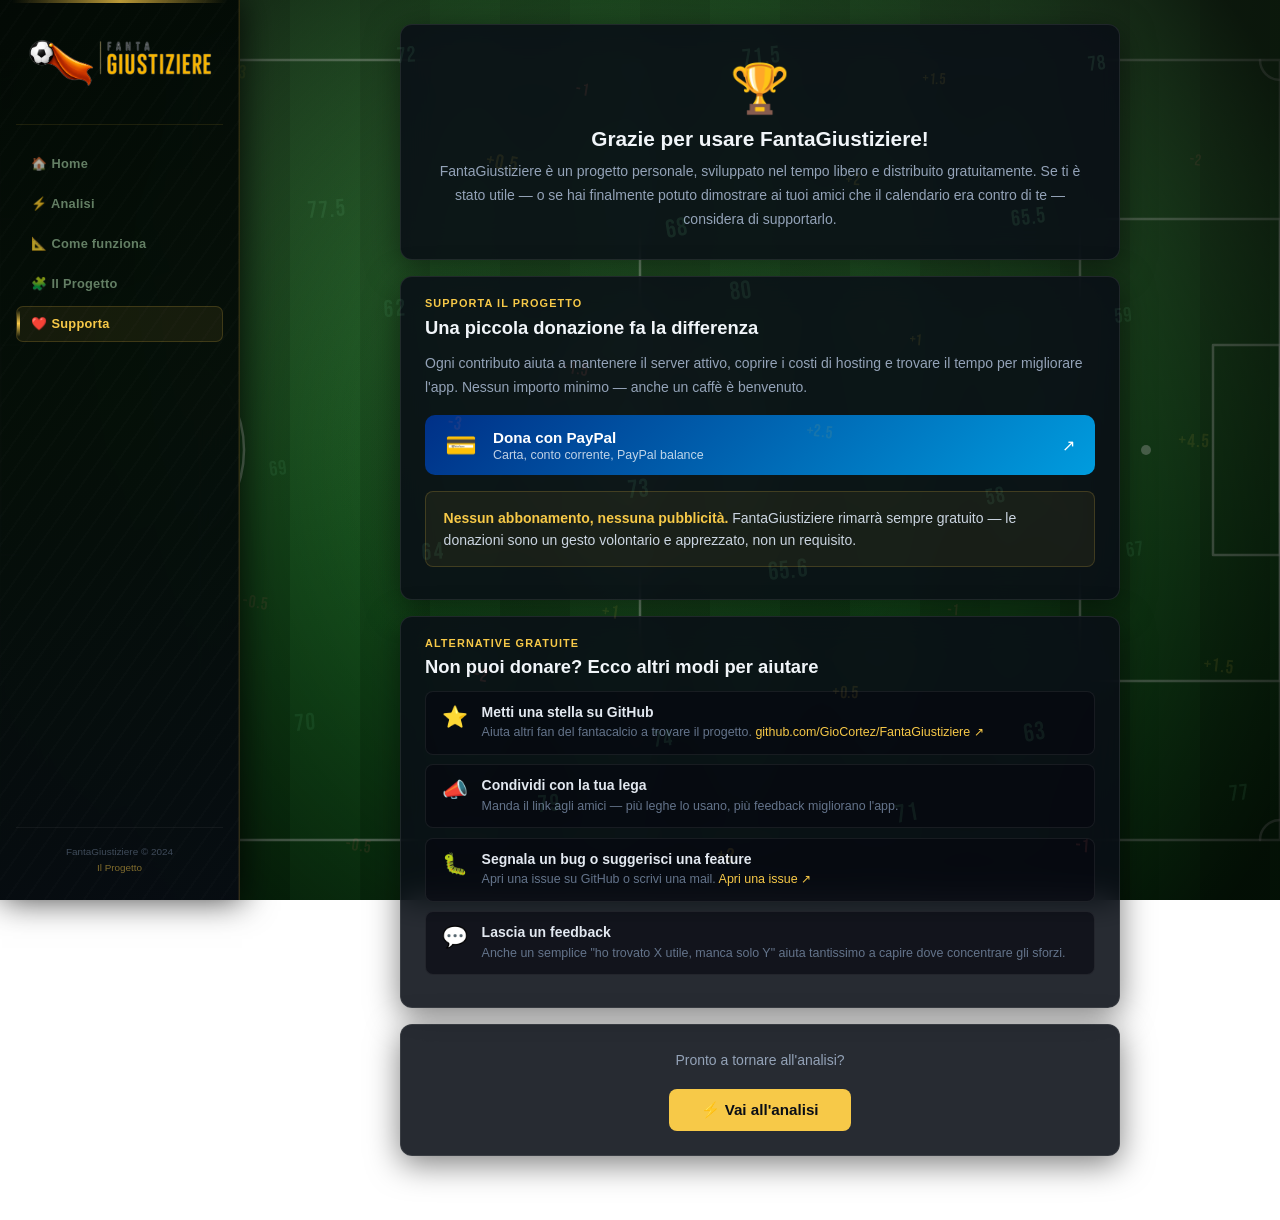
<file: src/main/resources/static/support.html>
﻿<!DOCTYPE html>
<html lang="it">
<head>
  <meta charset="UTF-8">
  <meta name="viewport" content="width=device-width, initial-scale=1.0">
  <link rel="icon" type="image/png" href="favicon.png">
  <title>FantaGiustiziere — Supporta il Progetto</title>
  <meta name="description" content="FantaGiustiziere è gratuito e open source. Se ti è stato utile, considera una piccola donazione o metti una stella su GitHub.">
  <meta property="og:type"        content="website">
  <meta property="og:site_name"   content="FantaGiustiziere">
  <meta property="og:locale"      content="it_IT">
  <meta property="og:url"         content="https://PRODUCTION_URL/support.html">
  <meta property="og:title"       content="FantaGiustiziere — Supporta il Progetto">
  <meta property="og:description" content="FantaGiustiziere è gratuito e open source. Se ti è stato utile, considera una piccola donazione o metti una stella su GitHub.">
  <link rel="preconnect" href="https://fonts.googleapis.com">
  <link rel="stylesheet" href="https://fonts.googleapis.com/css2?family=Bebas+Neue&display=swap">
  <link rel="stylesheet" href="shared.css">
  <style>
    /* ── Donation buttons ────────────────────────────────────────────── */
    .donate-grid {
      display: flex;
      flex-direction: column;
      gap: 0.75rem;
      margin: 1rem 0;
    }
    .donate-btn {
      display: flex;
      align-items: center;
      gap: 1rem;
      padding: 0.85rem 1.25rem;
      border-radius: 10px;
      text-decoration: none;
      transition: transform 0.15s, box-shadow 0.15s;
      cursor: pointer;
    }
    .donate-btn:hover { transform: translateY(-1px); box-shadow: 0 6px 24px rgba(0,0,0,0.4); }
    .donate-btn .btn-icon { font-size: 1.6rem; flex-shrink: 0; }
    .donate-btn .btn-body { flex: 1; min-width: 0; }
    .donate-btn .btn-title { font-size: 0.95rem; font-weight: 700; display: block; }
    .donate-btn .btn-sub   { font-size: 0.78rem; opacity: 0.75; display: block; margin-top: 0.1rem; }

    .btn-paypal {
      background: linear-gradient(135deg, #003087, #009cde);
      color: #fff;
    }
    .btn-github {
      background: rgba(255,255,255,0.07);
      border: 1px solid rgba(255,255,255,0.12);
      color: #e2e8f0;
    }
    .btn-github:hover { background: rgba(255,255,255,0.12); }

    /* ── Free options ─────────────────────────────────────────────────── */
    .free-list {
      display: flex;
      flex-direction: column;
      gap: 0.6rem;
      margin: 0.75rem 0;
    }
    .free-item {
      display: flex;
      align-items: flex-start;
      gap: 0.85rem;
      padding: 0.75rem 1rem;
      background: rgba(5,8,15,0.6);
      border: 1px solid rgba(255,255,255,0.07);
      border-radius: 8px;
    }
    .free-item .fi-icon { font-size: 1.3rem; flex-shrink: 0; margin-top: 1px; }
    .free-item .fi-body { flex: 1; min-width: 0; }
    .free-item .fi-title { font-size: 0.875rem; font-weight: 600; color: #e2e8f0; display: block; }
    .free-item .fi-sub   { font-size: 0.78rem; color: #64748b; display: block; margin-top: 0.2rem; line-height: 1.5; }
    .free-item a { color: #f7c948; text-decoration: none; }
    .free-item a:hover { text-decoration: underline; }

    /* ── Thank-you header ────────────────────────────────────────────── */
    .thanks-header {
      text-align: center;
      padding: 1rem 0 0.5rem;
    }
    .thanks-emoji { font-size: 3rem; display: block; margin-bottom: 0.5rem; }
    .thanks-header h2 { font-size: 1.3rem; font-weight: 700; color: #f1f5f9; margin-bottom: 0.5rem; }
    .thanks-header p  { font-size: 0.875rem; color: #94a3b8; line-height: 1.7; }
  </style>
</head>
<body>

<!-- Football pitch SVG background -->
<svg class="field-bg" viewBox="0 0 1400 900" preserveAspectRatio="xMidYMid slice"
     xmlns="http://www.w3.org/2000/svg" aria-hidden="true">
  <defs>
    <pattern id="mow" x="0" y="0" width="140" height="900" patternUnits="userSpaceOnUse">
      <rect x="0" y="0" width="140" height="900" fill="#0e4716"/>
      <rect x="0" y="0" width="70"  height="900" fill="#0b3c12"/>
    </pattern>
    <radialGradient id="fl1" cx="210" cy="0" r="1050" gradientUnits="userSpaceOnUse">
      <stop offset="0%"   stop-color="rgba(210,255,190,0.22)"/>
      <stop offset="55%"  stop-color="rgba(160,220,140,0.06)"/>
      <stop offset="100%" stop-color="rgba(0,0,0,0)"/>
    </radialGradient>
    <radialGradient id="fl2" cx="1190" cy="0" r="1050" gradientUnits="userSpaceOnUse">
      <stop offset="0%"   stop-color="rgba(210,255,190,0.22)"/>
      <stop offset="55%"  stop-color="rgba(160,220,140,0.06)"/>
      <stop offset="100%" stop-color="rgba(0,0,0,0)"/>
    </radialGradient>
    <radialGradient id="cg" cx="700" cy="450" r="320" gradientUnits="userSpaceOnUse">
      <stop offset="0%"   stop-color="rgba(255,255,220,0.10)"/>
      <stop offset="100%" stop-color="rgba(0,0,0,0)"/>
    </radialGradient>
    <radialGradient id="vig" cx="700" cy="450" r="740" gradientUnits="userSpaceOnUse">
      <stop offset="38%"  stop-color="rgba(0,0,0,0)"/>
      <stop offset="100%" stop-color="rgba(0,0,0,0.76)"/>
    </radialGradient>
  </defs>
  <rect width="1400" height="900" fill="url(#mow)"/>
  <g fill="none" stroke="rgba(255,255,255,0.40)" stroke-width="2.5" stroke-linecap="round" stroke-linejoin="round">
    <rect x="60" y="60" width="1280" height="780"/>
    <line x1="700" y1="60" x2="700" y2="840"/>
    <circle cx="700" cy="450" r="110"/>
    <rect x="60"   y="219" width="200" height="462"/>
    <rect x="60"   y="345" width="67"  height="210"/>
    <rect x="1140" y="219" width="200" height="462"/>
    <rect x="1273" y="345" width="67"  height="210"/>
    <path d="M 260 362 A 110 110 0 0 1 260 538"/>
    <path d="M 1140 538 A 110 110 0 0 1 1140 362"/>
    <path d="M 80 60   A 20 20 0 0 1 60 80"/>
    <path d="M 1320 60 A 20 20 0 0 0 1340 80"/>
    <path d="M 60 820  A 20 20 0 0 1 80 840"/>
    <path d="M 1320 840 A 20 20 0 0 1 1340 820"/>
    <rect x="16"   y="388" width="44" height="124" stroke="rgba(255,255,255,0.22)"/>
    <rect x="1340" y="388" width="44" height="124" stroke="rgba(255,255,255,0.22)"/>
  </g>
  <g fill="rgba(255,255,255,0.40)">
    <circle cx="700"  cy="450" r="5"/>
    <circle cx="194"  cy="450" r="5"/>
    <circle cx="1206" cy="450" r="5"/>
  </g>
  <rect width="1400" height="900" fill="url(#fl1)"/>
  <rect width="1400" height="900" fill="url(#fl2)"/>
  <rect width="1400" height="900" fill="url(#cg)"/>
  <rect width="1400" height="900" fill="url(#vig)"/>
</svg>

<!-- Floating bonus numbers (filled by shared.js) -->
<div class="bonus-layer" aria-hidden="true"></div>

<!-- Mobile top bar -->
<div class="mobile-topbar">
  <a href="app.html" class="mobile-topbar-brand">
    <img src="favicon.png" alt="" style="width:28px;height:28px;vertical-align:middle;"/>
    <span class="mobile-topbar-title">FantaGiustiziere</span>
  </a>
  <button class="burger-btn" id="burgerBtn" aria-label="Menu" aria-expanded="false">☰</button>
</div>
<div class="mobile-menu" id="mobileMenu" hidden>
  <a href="index.html"  class="nav-link">🏠 Home</a>
  <a href="app.html"   class="nav-link">⚡ Analisi</a>
  <a href="info.html"    class="nav-link">📐 Come funziona</a>
  <a href="about.html"   class="nav-link">🧩 Il Progetto</a>
  <a href="support.html" class="nav-link active">❤️ Supporta</a>
</div>

<div class="layout">
  <aside class="sidebar">
    <div class="sidebar-brand">
      <a href="index.html"><img src="logo.png" alt="FantaGiustiziere" style="width:100%;max-width:220px;height:auto;display:block;margin:0 auto;padding:0.1rem 0.25rem 0.5rem;"/></a>
    </div>
    <nav class="sidebar-nav">
      <a href="index.html"  class="nav-link">🏠 Home</a>
  <a href="app.html"   class="nav-link">⚡ Analisi</a>
      <a href="info.html"    class="nav-link">📐 Come funziona</a>
      <a href="about.html"   class="nav-link">🧩 Il Progetto</a>
      <a href="support.html" class="nav-link active">❤️ Supporta</a>
    </nav>
    <div class="sidebar-footer">
      FantaGiustiziere &copy; 2024<br>
      <a href="about.html">Il Progetto</a>
    </div>
  </aside>

  <main class="content">
  <div class="content-inner">

  <!-- ── Thank you ──────────────────────────────────────────────────── -->
  <div class="card">
    <div class="thanks-header">
      <span class="thanks-emoji">🏆</span>
      <h2>Grazie per usare FantaGiustiziere!</h2>
      <p>
        FantaGiustiziere è un progetto personale, sviluppato nel tempo libero e distribuito
        gratuitamente. Se ti è stato utile — o se hai finalmente potuto dimostrare ai tuoi
        amici che il calendario era contro di te — considera di supportarlo.
      </p>
    </div>
  </div>

  <!-- ── Donation options ───────────────────────────────────────────── -->
  <div class="card">
    <div class="section-label">Supporta il progetto</div>
    <h2>Una piccola donazione fa la differenza</h2>
    <p>
      Ogni contributo aiuta a mantenere il server attivo, coprire i costi di hosting e
      trovare il tempo per migliorare l'app. Nessun importo minimo — anche un caffè è benvenuto.
    </p>

    <div class="donate-grid">
      <a href="https://paypal.me/GioCortez86" target="_blank" rel="noopener" class="donate-btn btn-paypal">
        <span class="btn-icon">💳</span>
        <span class="btn-body">
          <span class="btn-title">Dona con PayPal</span>
          <span class="btn-sub">Carta, conto corrente, PayPal balance</span>
        </span>
        <span>↗</span>
      </a>
    </div>

    <div class="highlight">
      <strong>Nessun abbonamento, nessuna pubblicità.</strong> FantaGiustiziere rimarrà sempre
      gratuito — le donazioni sono un gesto volontario e apprezzato, non un requisito.
    </div>
  </div>

  <!-- ── Free alternatives ──────────────────────────────────────────── -->
  <div class="card">
    <div class="section-label">Alternative gratuite</div>
    <h2>Non puoi donare? Ecco altri modi per aiutare</h2>

    <div class="free-list">
      <div class="free-item">
        <span class="fi-icon">⭐</span>
        <div class="fi-body">
          <span class="fi-title">Metti una stella su GitHub</span>
          <span class="fi-sub">
            Aiuta altri fan del fantacalcio a trovare il progetto.
            <!-- Replace with your real GitHub repo URL -->
            <a href="https://github.com/GioCortez/FantaGiustiziere" target="_blank" rel="noopener">github.com/GioCortez/FantaGiustiziere ↗</a>
          </span>
        </div>
      </div>

      <div class="free-item">
        <span class="fi-icon">📣</span>
        <div class="fi-body">
          <span class="fi-title">Condividi con la tua lega</span>
          <span class="fi-sub">
            Manda il link agli amici — più leghe lo usano, più feedback migliorano l'app.
          </span>
        </div>
      </div>

      <div class="free-item">
        <span class="fi-icon">🐛</span>
        <div class="fi-body">
          <span class="fi-title">Segnala un bug o suggerisci una feature</span>
          <span class="fi-sub">
            Apri una issue su GitHub o scrivi una mail.
            <!-- Replace with your real GitHub issues URL -->
            <a href="https://github.com/GioCortez/FantaGiustiziere/issues" target="_blank" rel="noopener">Apri una issue ↗</a>
          </span>
        </div>
      </div>

      <div class="free-item">
        <span class="fi-icon">💬</span>
        <div class="fi-body">
          <span class="fi-title">Lascia un feedback</span>
          <span class="fi-sub">
            Anche un semplice "ho trovato X utile, manca solo Y" aiuta tantissimo
            a capire dove concentrare gli sforzi.
          </span>
        </div>
      </div>
    </div>
  </div>

  <!-- ── Back to app ────────────────────────────────────────────────── -->
  <div class="card" style="text-align:center;padding:1.5rem;">
    <p style="margin-bottom:1rem;">Pronto a tornare all'analisi?</p>
    <a href="app.html" class="btn btn-primary" style="display:inline-block;text-decoration:none;padding:0.75rem 2rem;">
      ⚡ Vai all'analisi
    </a>
  </div>

  </div><!-- /.content-inner -->
  </main>
</div><!-- /.layout -->

<script src="shared.js"></script>
</body>
</html>
</file>
<file: src/main/resources/static/shared.css>
/* ── Reset ─────────────────────────────────────────────────────────────── */
*, *::before, *::after { box-sizing: border-box; margin: 0; padding: 0; }
[hidden] { display: none !important; }

/* ── Base ──────────────────────────────────────────────────────────────── */
body {
  font-family: -apple-system, BlinkMacSystemFont, 'Segoe UI', Roboto, sans-serif;
  color: #e2e8f0;
  min-height: 100vh;
}

/* ── Football pitch background ─────────────────────────────────────────── */
.field-bg {
  position: fixed;
  top: 0; left: 0;
  width: 100%; height: 100%;
  z-index: -1;
}

/* ── Layout ────────────────────────────────────────────────────────────── */
.layout { display: flex; min-height: 100vh; }

/* ── Sidebar ───────────────────────────────────────────────────────────── */
.sidebar {
  width: 240px;
  flex-shrink: 0;
  position: sticky;
  top: 0;
  height: 100vh;
  background: linear-gradient(160deg,
    rgba(3, 10, 5, 0.97) 0%,
    rgba(5, 14, 8, 0.96) 45%,
    rgba(7, 12, 18, 0.97) 100%
  );
  border-right: 1px solid rgba(247,201,72,0.18);
  box-shadow: 2px 0 32px rgba(0,0,0,0.75), inset -1px 0 0 rgba(247,201,72,0.08);
  backdrop-filter: blur(28px);
  -webkit-backdrop-filter: blur(28px);
  padding: 1.75rem 1rem 1.5rem;
  display: flex;
  flex-direction: column;
  z-index: 200;
  overflow-y: auto;
  overflow-x: hidden;
}

.sidebar::before {
  content: '';
  position: absolute;
  inset: 0;
  background: repeating-linear-gradient(
    -55deg, transparent, transparent 14px,
    rgba(255,255,255,0.012) 14px, rgba(255,255,255,0.012) 16px
  );
  pointer-events: none;
}

.sidebar::after {
  content: '';
  position: absolute;
  top: 0; left: 0; right: 0;
  height: 3px;
  background: linear-gradient(90deg, transparent 5%, rgba(247,201,72,0.75) 50%, transparent 95%);
}

.sidebar-brand {
  position: relative;
  text-align: center;
  padding-bottom: 1.25rem;
  border-bottom: 1px solid rgba(247,201,72,0.1);
  margin-bottom: 1.25rem;
}

.sidebar-logo {
  font-size: 2.6rem;
  line-height: 1;
  margin-bottom: 0.4rem;
  display: block;
  filter: drop-shadow(0 0 14px rgba(247,201,72,0.5)) drop-shadow(0 3px 10px rgba(0,0,0,0.7));
  animation: ball-pulse 3.5s ease-in-out infinite;
}

@keyframes ball-pulse {
  0%, 100% {
    filter: drop-shadow(0 0 10px rgba(247,201,72,0.4)) drop-shadow(0 3px 8px rgba(0,0,0,0.7));
    transform: scale(1);
  }
  50% {
    filter: drop-shadow(0 0 22px rgba(247,201,72,0.65)) drop-shadow(0 4px 14px rgba(0,0,0,0.7));
    transform: scale(1.07);
  }
}

.sidebar-title {
  font-family: 'Bebas Neue', 'Impact', sans-serif;
  font-size: 1.15rem;
  font-weight: 400;
  letter-spacing: 0.12em;
  color: #f7c948;
  text-shadow: 0 0 24px rgba(247,201,72,0.45), 0 1px 10px rgba(0,0,0,0.9);
}

.sidebar-subtitle {
  font-size: 0.58rem;
  color: rgba(90, 140, 90, 0.8);
  margin-top: 0.25rem;
  line-height: 1.4;
  text-transform: uppercase;
  letter-spacing: 0.1em;
}

.sidebar-nav { position: relative; display: flex; flex-direction: column; gap: 0.25rem; }

.nav-link {
  display: block;
  padding: 0.6rem 0.9rem;
  border-radius: 7px;
  text-decoration: none;
  font-size: 0.8rem;
  font-weight: 600;
  color: rgba(140, 175, 140, 0.7);
  border: 1px solid transparent;
  transition: all 0.2s;
  position: relative;
  overflow: hidden;
  letter-spacing: 0.02em;
}

.nav-link::before {
  content: '';
  position: absolute;
  left: 0; top: 10%; bottom: 10%;
  width: 2.5px;
  background: linear-gradient(180deg, transparent, #f7c948, transparent);
  border-radius: 0 2px 2px 0;
  transform: scaleY(0);
  transform-origin: center;
  transition: transform 0.2s;
}

.nav-link:hover { color: #e2e8f0; background: rgba(255,255,255,0.05); border-color: rgba(255,255,255,0.07); }
.nav-link:hover::before { transform: scaleY(0.5); }
.nav-link.active { color: #f7c948; background: rgba(247,201,72,0.07); border-color: rgba(247,201,72,0.18); }
.nav-link.active::before { transform: scaleY(1); }

.sidebar-footer {
  margin-top: auto;
  padding-top: 1rem;
  border-top: 1px solid rgba(255,255,255,0.05);
  font-size: 0.62rem;
  color: rgba(100, 116, 139, 0.6);
  text-align: center;
  line-height: 1.6;
}
.sidebar-footer a { color: rgba(247,201,72,0.5); text-decoration: none; }
.sidebar-footer a:hover { color: #f7c948; }

/* ── Content area ──────────────────────────────────────────────────────── */
.content { flex: 1; min-width: 0; padding: 1.5rem 2rem 3rem; overflow-y: auto; }
.content-inner { max-width: 720px; margin: 0 auto; }

/* ── Floating bonus numbers ────────────────────────────────────────────── */
.bonus-layer {
  position: fixed;
  inset: 0;
  z-index: 50;
  pointer-events: none;
  overflow: hidden;
}

.bonus-num {
  position: absolute;
  left: var(--x);
  top: var(--y);
  font-size: var(--sz);
  opacity: var(--op);
  font-family: 'Bebas Neue', 'Impact', sans-serif;
  letter-spacing: 0.05em;
  line-height: 1;
  white-space: nowrap;
  transform: rotate(var(--rot));
  animation: bonus-drift var(--dur) ease-in-out var(--dl) infinite;
}

.bonus-num.pos     { color: #f7c948; }
.bonus-num.neg     { color: #f87171; }
.bonus-num.neutral { color: #86efac; }

@keyframes bonus-drift {
  0%   { transform: rotate(var(--rot)) translateY(0px); }
  28%  { transform: rotate(calc(var(--rot) + 4deg)) translateY(-14px); }
  72%  { transform: rotate(calc(var(--rot) - 3deg)) translateY(9px); }
  100% { transform: rotate(var(--rot)) translateY(0px); }
}

/* ── Glass card ────────────────────────────────────────────────────────── */
.card {
  background: rgba(10, 14, 22, 0.88);
  border: 1px solid rgba(255,255,255,0.09);
  border-radius: 12px;
  padding: 1.25rem 1.5rem;
  backdrop-filter: blur(16px);
  -webkit-backdrop-filter: blur(16px);
  box-shadow: 0 8px 32px rgba(0,0,0,0.5);
  position: relative;
  margin-bottom: 1rem;
}

/* ── Shared typography ─────────────────────────────────────────────────── */
.section-label {
  font-size: 0.68rem;
  font-weight: 700;
  text-transform: uppercase;
  letter-spacing: 0.1em;
  color: #f7c948;
  margin-bottom: 0.4rem;
}

.card-title { font-size: 1rem; font-weight: 700; color: #f1f5f9; margin-bottom: 0.2rem; }
.card-subtitle { font-size: 0.8rem; color: #64748b; margin-bottom: 1rem; }

.card h2 { font-size: 1.15rem; font-weight: 700; color: #f1f5f9; margin-bottom: 0.75rem; line-height: 1.3; }
.card p { font-size: 0.875rem; color: #94a3b8; line-height: 1.7; margin-bottom: 0.75rem; }
.card p:last-child { margin-bottom: 0; }
.card p strong { color: #e2e8f0; }
.card p em { color: #f7c948; font-style: normal; font-weight: 600; }

.highlight {
  background: rgba(247,201,72,0.06);
  border: 1px solid rgba(247,201,72,0.18);
  border-radius: 8px;
  padding: 0.9rem 1.1rem;
  margin: 0.75rem 0;
  font-size: 0.875rem;
  color: #cbd5e1;
  line-height: 1.6;
}
.highlight strong { color: #f7c948; }

.divider { border: none; border-top: 1px solid rgba(255,255,255,0.07); margin: 1.25rem 0; }

/* ── Shared banners ────────────────────────────────────────────────────── */
.error-box {
  background: rgba(45,10,10,0.92);
  border: 1px solid #7f1d1d;
  color: #fca5a5;
  border-radius: 8px;
  padding: 0.9rem 1.1rem;
  font-size: 0.875rem;
  margin-top: 1rem;
}

.warning-box {
  background: rgba(40,30,5,0.92);
  border: 1px solid #92400e;
  color: #fcd34d;
  border-radius: 8px;
  padding: 0.9rem 1.1rem;
  font-size: 0.875rem;
  margin-top: 1rem;
}

.success-box {
  background: rgba(10,40,20,0.92);
  border: 1px solid #166534;
  color: #86efac;
  border-radius: 8px;
  padding: 0.9rem 1.1rem;
  font-size: 0.875rem;
  margin-top: 1rem;
}

/* ── Shared buttons ────────────────────────────────────────────────────── */
.btn {
  padding: 0.75rem 1.5rem;
  border-radius: 8px;
  font-size: 0.95rem;
  font-weight: 600;
  border: none;
  cursor: pointer;
  transition: background 0.15s, opacity 0.15s;
  text-decoration: none;
  display: inline-block;
  text-align: center;
}
.btn-primary { background: #f7c948; color: #0a0e16; }
.btn-primary:hover { background: #fad86a; }
.btn-primary:disabled { opacity: 0.45; cursor: not-allowed; }
.btn-secondary { background: rgba(255,255,255,0.07); color: #94a3b8; border: 1px solid rgba(255,255,255,0.1); }
.btn-secondary:hover { background: rgba(255,255,255,0.12); color: #e2e8f0; }
.btn-row { display: flex; gap: 0.75rem; margin-top: 1rem; }
.btn-row .btn-primary { flex: 1; }

/* ── Mobile top bar ────────────────────────────────────────────────────── */
.mobile-topbar {
  display: none;
  position: fixed;
  top: 0; left: 0; right: 0;
  height: 54px;
  background: rgba(3, 10, 5, 0.98);
  border-bottom: 1px solid rgba(247,201,72,0.22);
  backdrop-filter: blur(20px);
  -webkit-backdrop-filter: blur(20px);
  z-index: 300;
  align-items: center;
  justify-content: space-between;
  padding: 0 1rem;
}

.mobile-topbar-brand {
  display: flex;
  align-items: center;
  gap: 0.5rem;
  text-decoration: none;
}

.mobile-topbar-logo { font-size: 1.45rem; }

.mobile-topbar-title {
  font-family: 'Bebas Neue', 'Impact', sans-serif;
  font-size: 1.05rem;
  letter-spacing: 0.12em;
  color: #f7c948;
  text-shadow: 0 0 14px rgba(247,201,72,0.4);
}

.burger-btn {
  background: none;
  border: 1px solid rgba(247,201,72,0.3);
  border-radius: 6px;
  color: #f7c948;
  font-size: 1.1rem;
  width: 36px; height: 36px;
  cursor: pointer;
  display: flex; align-items: center; justify-content: center;
  transition: background 0.15s;
  flex-shrink: 0;
}
.burger-btn:hover { background: rgba(247,201,72,0.12); }

.mobile-menu {
  position: fixed;
  top: 54px; left: 0; right: 0;
  background: rgba(3, 10, 5, 0.99);
  border-bottom: 1px solid rgba(247,201,72,0.15);
  z-index: 299;
  padding: 0.5rem;
  display: flex;
  flex-direction: column;
  gap: 0.2rem;
  backdrop-filter: blur(20px);
  -webkit-backdrop-filter: blur(20px);
  box-shadow: 0 8px 24px rgba(0,0,0,0.6);
}
.mobile-menu .nav-link { font-size: 0.88rem; padding: 0.7rem 1rem; }

/* ── Responsive breakpoint ─────────────────────────────────────────────── */
@media (max-width: 767px) {
  .sidebar { display: none; }
  .mobile-topbar { display: flex; }
  .layout { flex-direction: column; }
  .content { padding: calc(54px + 1.25rem) 1rem 2.5rem; }
  .content-inner { max-width: 100%; }
}
</file>
